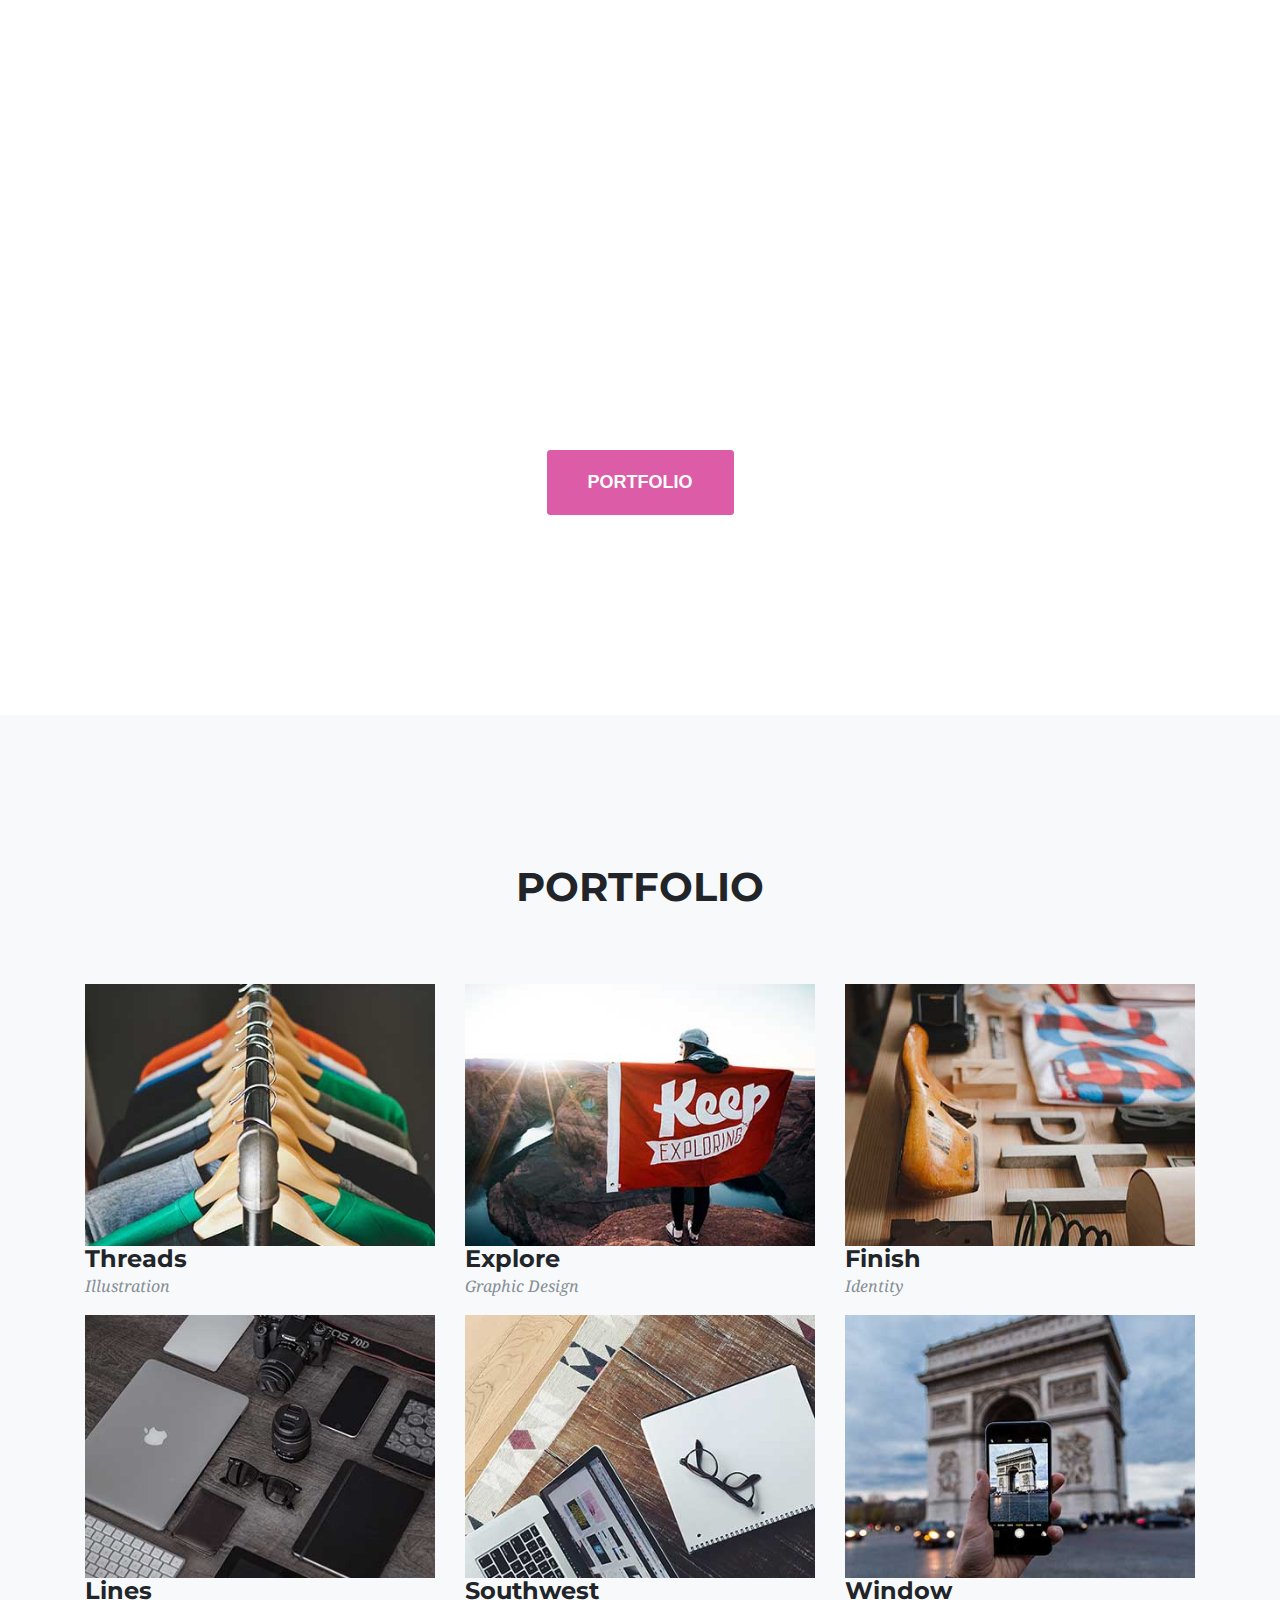
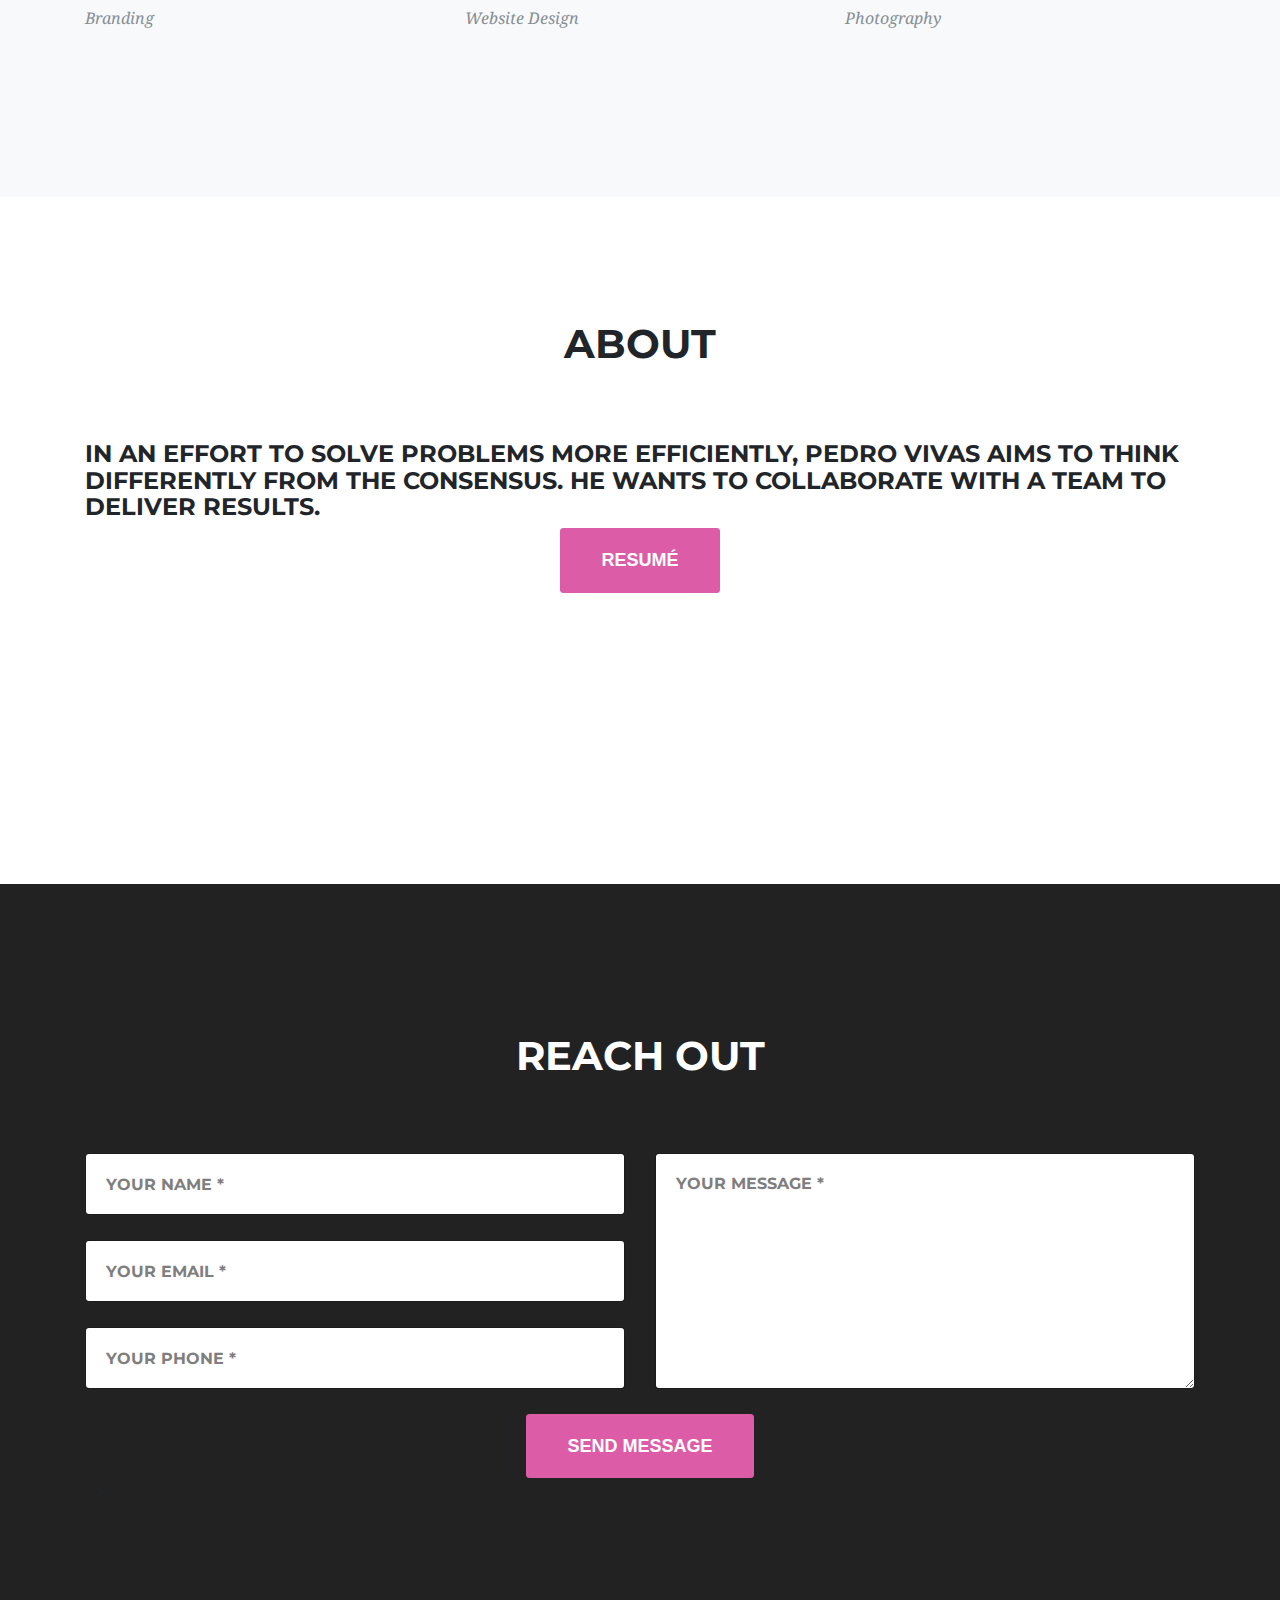
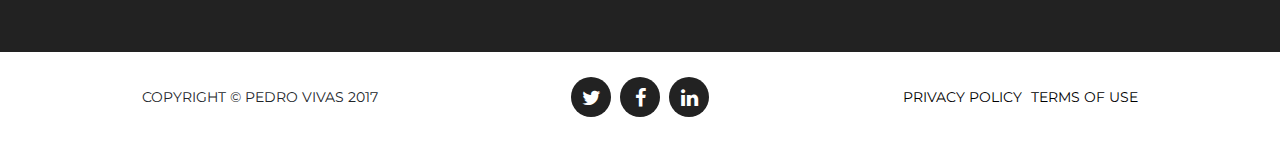
<file: index.html>
<!DOCTYPE html>
<html lang="en">

  <head>

    <meta charset="utf-8">
    <meta name="viewport" content="width=device-width, initial-scale=1, shrink-to-fit=no">
    <meta name="description" content="">
    <meta name="author" content="">

    <title>App Designer</title>

    <!-- Bootstrap core CSS -->
    <link href="vendor/bootstrap/css/bootstrap.min.css" rel="stylesheet">

    <!-- Custom fonts for this template -->
    <link href="vendor/font-awesome/css/font-awesome.min.css" rel="stylesheet" type="text/css">
    <link href="https://fonts.googleapis.com/css?family=Montserrat:400,700" rel="stylesheet" type="text/css">
    <link href='https://fonts.googleapis.com/css?family=Kaushan+Script' rel='stylesheet' type='text/css'>
    <link href='https://fonts.googleapis.com/css?family=Droid+Serif:400,700,400italic,700italic' rel='stylesheet' type='text/css'>
    <link href='https://fonts.googleapis.com/css?family=Roboto+Slab:400,100,300,700' rel='stylesheet' type='text/css'>

    <!-- Custom styles for this template -->
    <link href="css/agency.css" rel="stylesheet">

  </head>

  <body id="page-top">

    <!-- Navigation -->
    <nav class="navbar navbar-expand-lg navbar-dark fixed-top" id="mainNav">
      <div class="container">
        <a class="navbar-brand js-scroll-trigger" href="#page-top">Think Big.</a>
        <button class="navbar-toggler navbar-toggler-right" type="button" data-toggle="collapse" data-target="#navbarResponsive" aria-controls="navbarResponsive" aria-expanded="false" aria-label="Toggle navigation">
          Menu
          <i class="fa fa-bars"></i>
        </button>
        <div class="collapse navbar-collapse" id="navbarResponsive">
          <ul class="navbar-nav ml-auto">
            <!-- <li class="nav-item">
              <a class="nav-link js-scroll-trigger" href="#services">Services</a>
            </li> -->
            <li class="nav-item">
              <a class="nav-link js-scroll-trigger" href="#portfolio">Portfolio</a>
            </li>
            <li class="nav-item">
              <a class="nav-link js-scroll-trigger" href="#about">About</a>
            </li>
            <!-- <li class="nav-item">
              <a class="nav-link js-scroll-trigger" href="#team">Team</a>
            </li> -->
            <li class="nav-item">
              <a class="nav-link js-scroll-trigger" href="#contact">Contact</a>
            </li>
          </ul>
        </div>
      </div>
    </nav>

    <!-- Header -->
    <header class="masthead">
      <div class="container">
        <div class="intro-text">
          <div class="intro-lead-in"></div>
          <div class="intro-heading">Pedro Vivas</div>
          <a class="btn btn-xl js-scroll-trigger" href="#portfolio">Portfolio</a>
        </div>
      </div>
    </header>

    <!-- Services -->
    <!-- <section id="services">
      <div class="container">
        <div class="row">
          <div class="col-lg-12 text-center">
            <h2 class="section-heading">Services</h2>
            <h3 class="section-subheading text-muted">Lorem ipsum dolor sit amet consectetur.</h3>
          </div>
        </div>
        <div class="row text-center">
          <div class="col-md-4">
            <span class="fa-stack fa-4x">
              <i class="fa fa-circle fa-stack-2x text-primary"></i>
              <i class="fa fa-shopping-cart fa-stack-1x fa-inverse"></i>
            </span>
            <h4 class="service-heading">E-Commerce</h4>
            <p class="text-muted">Lorem ipsum dolor sit amet, consectetur adipisicing elit. Minima maxime quam architecto quo inventore harum ex magni, dicta impedit.</p>
          </div>
          <div class="col-md-4">
            <span class="fa-stack fa-4x">
              <i class="fa fa-circle fa-stack-2x text-primary"></i>
              <i class="fa fa-laptop fa-stack-1x fa-inverse"></i>
            </span>
            <h4 class="service-heading">Responsive Design</h4>
            <p class="text-muted">Lorem ipsum dolor sit amet, consectetur adipisicing elit. Minima maxime quam architecto quo inventore harum ex magni, dicta impedit.</p>
          </div>
          <div class="col-md-4">
            <span class="fa-stack fa-4x">
              <i class="fa fa-circle fa-stack-2x text-primary"></i>
              <i class="fa fa-lock fa-stack-1x fa-inverse"></i>
            </span>
            <h4 class="service-heading">Web Security</h4>
            <p class="text-muted">Lorem ipsum dolor sit amet, consectetur adipisicing elit. Minima maxime quam architecto quo inventore harum ex magni, dicta impedit.</p>
          </div>
        </div>
      </div>
    </section> -->

    <!-- Portfolio Grid -->
    <section class="bg-light" id="portfolio">
      <div class="container">
        <div class="row">
          <div class="col-lg-12 text-center">
            <h2 class="section-heading">Portfolio</h2>
            <h3 class="section-subheading text-muted"></h3>
          </div>
        </div>
        <div class="row">
          <div class="col-md-4 col-sm-6 portfolio-item">
            <a class="portfolio-link" data-toggle="modal" href="#portfolioModal1">
              <div class="portfolio-hover">
                <div class="portfolio-hover-content">
                  <i class="fa fa-plus fa-3x"></i>
                </div>
              </div>
              <img class="img-fluid" src="img/portfolio/01-thumbnail.jpg" alt="">
            </a>
            <div class="portfolio-caption">
              <h4>Threads</h4>
              <p class="text-muted">Illustration</p>
            </div>
          </div>
          <div class="col-md-4 col-sm-6 portfolio-item">
            <a class="portfolio-link" data-toggle="modal" href="#portfolioModal2">
              <div class="portfolio-hover">
                <div class="portfolio-hover-content">
                  <i class="fa fa-plus fa-3x"></i>
                </div>
              </div>
              <img class="img-fluid" src="img/portfolio/02-thumbnail.jpg" alt="">
            </a>
            <div class="portfolio-caption">
              <h4>Explore</h4>
              <p class="text-muted">Graphic Design</p>
            </div>
          </div>
          <div class="col-md-4 col-sm-6 portfolio-item">
            <a class="portfolio-link" data-toggle="modal" href="#portfolioModal3">
              <div class="portfolio-hover">
                <div class="portfolio-hover-content">
                  <i class="fa fa-plus fa-3x"></i>
                </div>
              </div>
              <img class="img-fluid" src="img/portfolio/03-thumbnail.jpg" alt="">
            </a>
            <div class="portfolio-caption">
              <h4>Finish</h4>
              <p class="text-muted">Identity</p>
            </div>
          </div>
          <div class="col-md-4 col-sm-6 portfolio-item">
            <a class="portfolio-link" data-toggle="modal" href="#portfolioModal4">
              <div class="portfolio-hover">
                <div class="portfolio-hover-content">
                  <i class="fa fa-plus fa-3x"></i>
                </div>
              </div>
              <img class="img-fluid" src="img/portfolio/04-thumbnail.jpg" alt="">
            </a>
            <div class="portfolio-caption">
              <h4>Lines</h4>
              <p class="text-muted">Branding</p>
            </div>
          </div>
          <div class="col-md-4 col-sm-6 portfolio-item">
            <a class="portfolio-link" data-toggle="modal" href="#portfolioModal5">
              <div class="portfolio-hover">
                <div class="portfolio-hover-content">
                  <i class="fa fa-plus fa-3x"></i>
                </div>
              </div>
              <img class="img-fluid" src="img/portfolio/05-thumbnail.jpg" alt="">
            </a>
            <div class="portfolio-caption">
              <h4>Southwest</h4>
              <p class="text-muted">Website Design</p>
            </div>
          </div>
          <div class="col-md-4 col-sm-6 portfolio-item">
            <a class="portfolio-link" data-toggle="modal" href="#portfolioModal6">
              <div class="portfolio-hover">
                <div class="portfolio-hover-content">
                  <i class="fa fa-plus fa-3x"></i>
                </div>
              </div>
              <img class="img-fluid" src="img/portfolio/06-thumbnail.jpg" alt="">
            </a>
            <div class="portfolio-caption">
              <h4>Window</h4>
              <p class="text-muted">Photography</p>
            </div>
          </div>
        </div>
      </div>
    </section>

    <!-- About -->
    <section id="about" class="bg-about about-section">
      <div class="container">
        <div class="row">
          <div class="col-lg-12 text-center">
            <h2 class="section-heading padding-bottom: 15px">About</h2>
            <h3 class="section-subheading text-muted"></h3>
          </div>
        </div>
        <h4 class="subheading">
          In an effort to solve problems more efficiently, Pedro Vivas aims to think differently from the consensus. He wants to collaborate with a team to deliver results.
        </h4>
        <div>

        </div>
        <div>

        </div>
        <div style="text-align:center">
        <div class="container">
          <a class="btn btn-xl js-scroll-trigger" href="https://www.dropbox.com/s/qjia0zgfumlc9do/CV.pdf?dl=0">Resumé</a>
        </div>
        </div>
        <!-- <div class="row">
          <div class="col-lg-12">
            <ul class="timeline">
              <li>
                <div class="timeline-image">
                  <img class="rounded-circle img-fluid" src="img/about/1.jpg" alt="">
                </div>
                <div class="timeline-panel">
                  <div class="timeline-heading">
                    <h4>2009-2011</h4>
                    <h4 class="subheading">Our Humble Beginnings</h4>
                  </div>
                  <div class="timeline-body">
                    <p class="text-muted">Lorem ipsum dolor sit amet, consectetur adipisicing elit. Sunt ut voluptatum eius sapiente, totam reiciendis temporibus qui quibusdam, recusandae sit vero unde, sed, incidunt et ea quo dolore laudantium consectetur!</p>
                  </div>
                </div>
              </li>
              <li class="timeline-inverted">
                <div class="timeline-image">
                  <img class="rounded-circle img-fluid" src="img/about/2.jpg" alt="">
                </div>
                <div class="timeline-panel">
                  <div class="timeline-heading">
                    <h4>March 2011</h4>
                    <h4 class="subheading">An Agency is Born</h4>
                  </div>
                  <div class="timeline-body">
                    <p class="text-muted">Lorem ipsum dolor sit amet, consectetur adipisicing elit. Sunt ut voluptatum eius sapiente, totam reiciendis temporibus qui quibusdam, recusandae sit vero unde, sed, incidunt et ea quo dolore laudantium consectetur!</p>
                  </div>
                </div>
              </li>
              <li>
                <div class="timeline-image">
                  <img class="rounded-circle img-fluid" src="img/about/3.jpg" alt="">
                </div>
                <div class="timeline-panel">
                  <div class="timeline-heading">
                    <h4>December 2012</h4>
                    <h4 class="subheading">Transition to Full Service</h4>
                  </div>
                  <div class="timeline-body">
                    <p class="text-muted">Lorem ipsum dolor sit amet, consectetur adipisicing elit. Sunt ut voluptatum eius sapiente, totam reiciendis temporibus qui quibusdam, recusandae sit vero unde, sed, incidunt et ea quo dolore laudantium consectetur!</p>
                  </div>
                </div>
              </li>
              <li class="timeline-inverted">
                <div class="timeline-image">
                  <img class="rounded-circle img-fluid" src="img/about/4.jpg" alt="">
                </div>
                <div class="timeline-panel">
                  <div class="timeline-heading">
                    <h4>July 2014</h4>
                    <h4 class="subheading">Phase Two Expansion</h4>
                  </div>
                  <div class="timeline-body">
                    <p class="text-muted">Lorem ipsum dolor sit amet, consectetur adipisicing elit. Sunt ut voluptatum eius sapiente, totam reiciendis temporibus qui quibusdam, recusandae sit vero unde, sed, incidunt et ea quo dolore laudantium consectetur!</p>
                  </div>
                </div>
              </li>
              <li class="timeline-inverted">
                <div class="timeline-image">
                  <h4>Be Part
                    <br>Of Our
                    <br>Story!</h4>
                </div>
              </li>
            </ul>
          </div>
        </div>
      </div> -->
    </section>

    <!-- Team -->
    <!-- <section class="bg-light" id="team"> -->
      <!-- <div class="container">
        <div class="row">
          <div class="col-lg-12 text-center">
            <h2 class="section-heading">Our Amazing Team</h2>
            <h3 class="section-subheading text-muted">Lorem ipsum dolor sit amet consectetur.</h3>
          </div>
        </div>
        <div class="row">
          <div class="col-sm-4">
            <div class="team-member">
              <img class="mx-auto rounded-circle" src="img/team/1.jpg" alt="">
              <h4>Kay Garland</h4>
              <p class="text-muted">Lead Designer</p>
              <ul class="list-inline social-buttons">
                <li class="list-inline-item">
                  <a href="#">
                    <i class="fa fa-twitter"></i>
                  </a>
                </li>
                <li class="list-inline-item">
                  <a href="#">
                    <i class="fa fa-facebook"></i>
                  </a>
                </li>
                <li class="list-inline-item">
                  <a href="#">
                    <i class="fa fa-linkedin"></i>
                  </a>
                </li>
              </ul>
            </div>
          </div>
          <div class="col-sm-4">
            <div class="team-member">
              <img class="mx-auto rounded-circle" src="img/team/2.jpg" alt="">
              <h4>Larry Parker</h4>
              <p class="text-muted">Lead Marketer</p>
              <ul class="list-inline social-buttons">
                <li class="list-inline-item">
                  <a href="#">
                    <i class="fa fa-twitter"></i>
                  </a>
                </li>
                <li class="list-inline-item">
                  <a href="#">
                    <i class="fa fa-facebook"></i>
                  </a>
                </li>
                <li class="list-inline-item">
                  <a href="#">
                    <i class="fa fa-linkedin"></i>
                  </a>
                </li>
              </ul>
            </div>
          </div>
          <div class="col-sm-4">
            <div class="team-member">
              <img class="mx-auto rounded-circle" src="img/team/3.jpg" alt="">
              <h4>Diana Pertersen</h4>
              <p class="text-muted">Lead Developer</p>
              <ul class="list-inline social-buttons">
                <li class="list-inline-item">
                  <a href="#">
                    <i class="fa fa-twitter"></i>
                  </a>
                </li>
                <li class="list-inline-item">
                  <a href="#">
                    <i class="fa fa-facebook"></i>
                  </a>
                </li>
                <li class="list-inline-item">
                  <a href="#">
                    <i class="fa fa-linkedin"></i>
                  </a>
                </li>
              </ul>
            </div>
          </div>
        </div>
        <div class="row">
          <div class="col-lg-8 mx-auto text-center">
            <p class="large text-muted">Lorem ipsum dolor sit amet, consectetur adipisicing elit. Aut eaque, laboriosam veritatis, quos non quis ad perspiciatis, totam corporis ea, alias ut unde.</p>
          </div>
        </div>
      </div>
    </section> -->

    <!-- Clients -->
    <!-- <section class="py-5"> -->
      <!-- <div class="container">
        <div class="row">
          <div class="col-md-3 col-sm-6">
            <a href="#">
              <img class="img-fluid d-block mx-auto" src="img/logos/envato.jpg" alt="">
            </a>
          </div>
          <div class="col-md-3 col-sm-6">
            <a href="#">
              <img class="img-fluid d-block mx-auto" src="img/logos/designmodo.jpg" alt="">
            </a>
          </div>
          <div class="col-md-3 col-sm-6">
            <a href="#">
              <img class="img-fluid d-block mx-auto" src="img/logos/themeforest.jpg" alt="">
            </a>
          </div>
          <div class="col-md-3 col-sm-6">
            <a href="#">
              <img class="img-fluid d-block mx-auto" src="img/logos/creative-market.jpg" alt="">
            </a>
          </div>
        </div>
      </div>
    </section> -->

    <!-- Contact -->
    <section id="contact">
      <div class="container">
        <div class="row">
          <div class="col-lg-12 text-center">
            <h2 class="section-heading">Reach Out</h2>
            <h3 class="section-subheading text-muted"></h3>
          </div>
        </div>
        <div class="row">
          <div class="col-lg-12">
            <form id="contactForm" name="sentMessage" novalidate>
              <div class="row">
                <div class="col-md-6">
                  <div class="form-group">
                    <input class="form-control" id="name" type="text" placeholder="Your Name *" required data-validation-required-message="Please enter your name.">
                    <p class="help-block text-danger"></p>
                  </div>
                  <div class="form-group">
                    <input class="form-control" id="email" type="email" placeholder="Your Email *" required data-validation-required-message="Please enter your email address.">
                    <p class="help-block text-danger"></p>
                  </div>
                  <div class="form-group">
                    <input class="form-control" id="phone" type="tel" placeholder="Your Phone *" required data-validation-required-message="Please enter your phone number.">
                    <p class="help-block text-danger"></p>
                  </div>
                </div>
                <div class="col-md-6">
                  <div class="form-group">
                    <textarea class="form-control" id="message" placeholder="Your Message *" required data-validation-required-message="Please enter a message."></textarea>
                    <p class="help-block text-danger"></p>
                  </div>
                </div>
                <div class="clearfix"></div>
                <div class="col-lg-12 text-center">
                  <div id="success"></div>
                  <button id="sendMessageButton" class="btn btn-xl" type="submit">Send Message</button>
                </div>
              </div>
            </form>
          </div>
        </div> -->
      <!-- </div> -->
    </section>

    <!-- Footer -->
    <footer>
      <div class="container">
        <div class="row">
          <div class="col-md-4">
            <span class="copyright">Copyright &copy; Pedro Vivas 2017</span>
          </div>
          <div class="col-md-4">
            <ul class="list-inline social-buttons">
              <li class="list-inline-item">
                <a href="#">
                  <i class="fa fa-twitter"></i>
                </a>
              </li>
              <li class="list-inline-item">
                <a href="#">
                  <i class="fa fa-facebook"></i>
                </a>
              </li>
              <li class="list-inline-item">
                <a href="#">
                  <i class="fa fa-linkedin"></i>
                </a>
              </li>
            </ul>
          </div>
          <div class="col-md-4">
            <ul class="list-inline quicklinks">
              <li class="list-inline-item">
                <a href="#">Privacy Policy</a>
              </li>
              <li class="list-inline-item">
                <a href="#">Terms of Use</a>
              </li>
            </ul>
          </div>
        </div>
      </div>
    </footer>

    <!-- Portfolio Modals -->

    <!-- Modal 1 -->
    <div class="portfolio-modal modal fade" id="portfolioModal1" tabindex="-1" role="dialog" aria-hidden="true">
      <div class="modal-dialog">
        <div class="modal-content">
          <div class="close-modal" data-dismiss="modal">
            <div class="lr">
              <div class="rl"></div>
            </div>
          </div>
          <div class="container">
            <div class="row">
              <div class="col-lg-8 mx-auto">
                <div class="modal-body">
                  <!-- Project Details Go Here -->
                  <h2>Project Name</h2>
                  <p class="item-intro text-muted">Lorem ipsum dolor sit amet consectetur.</p>
                  <img class="img-fluid d-block mx-auto" src="img/portfolio/01-full.jpg" alt="">
                  <p>Use this area to describe your project. Lorem ipsum dolor sit amet, consectetur adipisicing elit. Est blanditiis dolorem culpa incidunt minus dignissimos deserunt repellat aperiam quasi sunt officia expedita beatae cupiditate, maiores repudiandae, nostrum, reiciendis facere nemo!</p>
                  <ul class="list-inline">
                    <li>Date: January 2017</li>
                    <li>Client: Threads</li>
                    <li>Category: Illustration</li>
                  </ul>
                  <button class="btn btn-primary" data-dismiss="modal" type="button">
                    <i class="fa fa-times"></i>
                    Close Project</button>
                </div>
              </div>
            </div>
          </div>
        </div>
      </div>
    </div>

    <!-- Modal 2 -->
    <div class="portfolio-modal modal fade" id="portfolioModal2" tabindex="-1" role="dialog" aria-hidden="true">
      <div class="modal-dialog">
        <div class="modal-content">
          <div class="close-modal" data-dismiss="modal">
            <div class="lr">
              <div class="rl"></div>
            </div>
          </div>
          <div class="container">
            <div class="row">
              <div class="col-lg-8 mx-auto">
                <div class="modal-body">
                  <!-- Project Details Go Here -->
                  <h2>Project Name</h2>
                  <p class="item-intro text-muted">Lorem ipsum dolor sit amet consectetur.</p>
                  <img class="img-fluid d-block mx-auto" src="img/portfolio/02-full.jpg" alt="">
                  <p>Use this area to describe your project. Lorem ipsum dolor sit amet, consectetur adipisicing elit. Est blanditiis dolorem culpa incidunt minus dignissimos deserunt repellat aperiam quasi sunt officia expedita beatae cupiditate, maiores repudiandae, nostrum, reiciendis facere nemo!</p>
                  <ul class="list-inline">
                    <li>Date: January 2017</li>
                    <li>Client: Explore</li>
                    <li>Category: Graphic Design</li>
                  </ul>
                  <button class="btn btn-primary" data-dismiss="modal" type="button">
                    <i class="fa fa-times"></i>
                    Close Project</button>
                </div>
              </div>
            </div>
          </div>
        </div>
      </div>
    </div>

    <!-- Modal 3 -->
    <div class="portfolio-modal modal fade" id="portfolioModal3" tabindex="-1" role="dialog" aria-hidden="true">
      <div class="modal-dialog">
        <div class="modal-content">
          <div class="close-modal" data-dismiss="modal">
            <div class="lr">
              <div class="rl"></div>
            </div>
          </div>
          <div class="container">
            <div class="row">
              <div class="col-lg-8 mx-auto">
                <div class="modal-body">
                  <!-- Project Details Go Here -->
                  <h2>Project Name</h2>
                  <p class="item-intro text-muted">Lorem ipsum dolor sit amet consectetur.</p>
                  <img class="img-fluid d-block mx-auto" src="img/portfolio/03-full.jpg" alt="">
                  <p>Use this area to describe your project. Lorem ipsum dolor sit amet, consectetur adipisicing elit. Est blanditiis dolorem culpa incidunt minus dignissimos deserunt repellat aperiam quasi sunt officia expedita beatae cupiditate, maiores repudiandae, nostrum, reiciendis facere nemo!</p>
                  <ul class="list-inline">
                    <li>Date: January 2017</li>
                    <li>Client: Finish</li>
                    <li>Category: Identity</li>
                  </ul>
                  <button class="btn btn-primary" data-dismiss="modal" type="button">
                    <i class="fa fa-times"></i>
                    Close Project</button>
                </div>
              </div>
            </div>
          </div>
        </div>
      </div>
    </div>

    <!-- Modal 4 -->
    <div class="portfolio-modal modal fade" id="portfolioModal4" tabindex="-1" role="dialog" aria-hidden="true">
      <div class="modal-dialog">
        <div class="modal-content">
          <div class="close-modal" data-dismiss="modal">
            <div class="lr">
              <div class="rl"></div>
            </div>
          </div>
          <div class="container">
            <div class="row">
              <div class="col-lg-8 mx-auto">
                <div class="modal-body">
                  <!-- Project Details Go Here -->
                  <h2>Project Name</h2>
                  <p class="item-intro text-muted">Lorem ipsum dolor sit amet consectetur.</p>
                  <img class="img-fluid d-block mx-auto" src="img/portfolio/04-full.jpg" alt="">
                  <p>Use this area to describe your project. Lorem ipsum dolor sit amet, consectetur adipisicing elit. Est blanditiis dolorem culpa incidunt minus dignissimos deserunt repellat aperiam quasi sunt officia expedita beatae cupiditate, maiores repudiandae, nostrum, reiciendis facere nemo!</p>
                  <ul class="list-inline">
                    <li>Date: January 2017</li>
                    <li>Client: Lines</li>
                    <li>Category: Branding</li>
                  </ul>
                  <button class="btn btn-primary" data-dismiss="modal" type="button">
                    <i class="fa fa-times"></i>
                    Close Project</button>
                </div>
              </div>
            </div>
          </div>
        </div>
      </div>
    </div>

    <!-- Modal 5 -->
    <div class="portfolio-modal modal fade" id="portfolioModal5" tabindex="-1" role="dialog" aria-hidden="true">
      <div class="modal-dialog">
        <div class="modal-content">
          <div class="close-modal" data-dismiss="modal">
            <div class="lr">
              <div class="rl"></div>
            </div>
          </div>
          <div class="container">
            <div class="row">
              <div class="col-lg-8 mx-auto">
                <div class="modal-body">
                  <!-- Project Details Go Here -->
                  <h2>Project Name</h2>
                  <p class="item-intro text-muted">Lorem ipsum dolor sit amet consectetur.</p>
                  <img class="img-fluid d-block mx-auto" src="img/portfolio/05-full.jpg" alt="">
                  <p>Use this area to describe your project. Lorem ipsum dolor sit amet, consectetur adipisicing elit. Est blanditiis dolorem culpa incidunt minus dignissimos deserunt repellat aperiam quasi sunt officia expedita beatae cupiditate, maiores repudiandae, nostrum, reiciendis facere nemo!</p>
                  <ul class="list-inline">
                    <li>Date: January 2017</li>
                    <li>Client: Southwest</li>
                    <li>Category: Website Design</li>
                  </ul>
                  <button class="btn btn-primary" data-dismiss="modal" type="button">
                    <i class="fa fa-times"></i>
                    Close Project</button>
                </div>
              </div>
            </div>
          </div>
        </div>
      </div>
    </div>

    <!-- Modal 6 -->
    <div class="portfolio-modal modal fade" id="portfolioModal6" tabindex="-1" role="dialog" aria-hidden="true">
      <div class="modal-dialog">
        <div class="modal-content">
          <div class="close-modal" data-dismiss="modal">
            <div class="lr">
              <div class="rl"></div>
            </div>
          </div>
          <div class="container">
            <div class="row">
              <div class="col-lg-8 mx-auto">
                <div class="modal-body">
                  <!-- Project Details Go Here -->
                  <h2>Project Name</h2>
                  <p class="item-intro text-muted">Lorem ipsum dolor sit amet consectetur.</p>
                  <img class="img-fluid d-block mx-auto" src="img/portfolio/06-full.jpg" alt="">
                  <p>Use this area to describe your project. Lorem ipsum dolor sit amet, consectetur adipisicing elit. Est blanditiis dolorem culpa incidunt minus dignissimos deserunt repellat aperiam quasi sunt officia expedita beatae cupiditate, maiores repudiandae, nostrum, reiciendis facere nemo!</p>
                  <ul class="list-inline">
                    <li>Date: January 2017</li>
                    <li>Client: Window</li>
                    <li>Category: Photography</li>
                  </ul>
                  <button class="btn btn-primary" data-dismiss="modal" type="button">
                    <i class="fa fa-times"></i>
                    Close Project</button>
                </div>
              </div>
            </div>
          </div>
        </div>
      </div>
    </div>

    <!-- Bootstrap core JavaScript -->
    <script src="vendor/jquery/jquery.min.js"></script>
    <script src="vendor/popper/popper.min.js"></script>
    <script src="vendor/bootstrap/js/bootstrap.min.js"></script>

    <!-- Plugin JavaScript -->
    <script src="vendor/jquery-easing/jquery.easing.min.js"></script>

    <!-- Contact form JavaScript -->
    <script src="js/jqBootstrapValidation.js"></script>
    <script src="js/contact_me.js"></script>

    <!-- Custom scripts for this template -->
    <script src="js/agency.min.js"></script>

  </body>

</html>
</file>
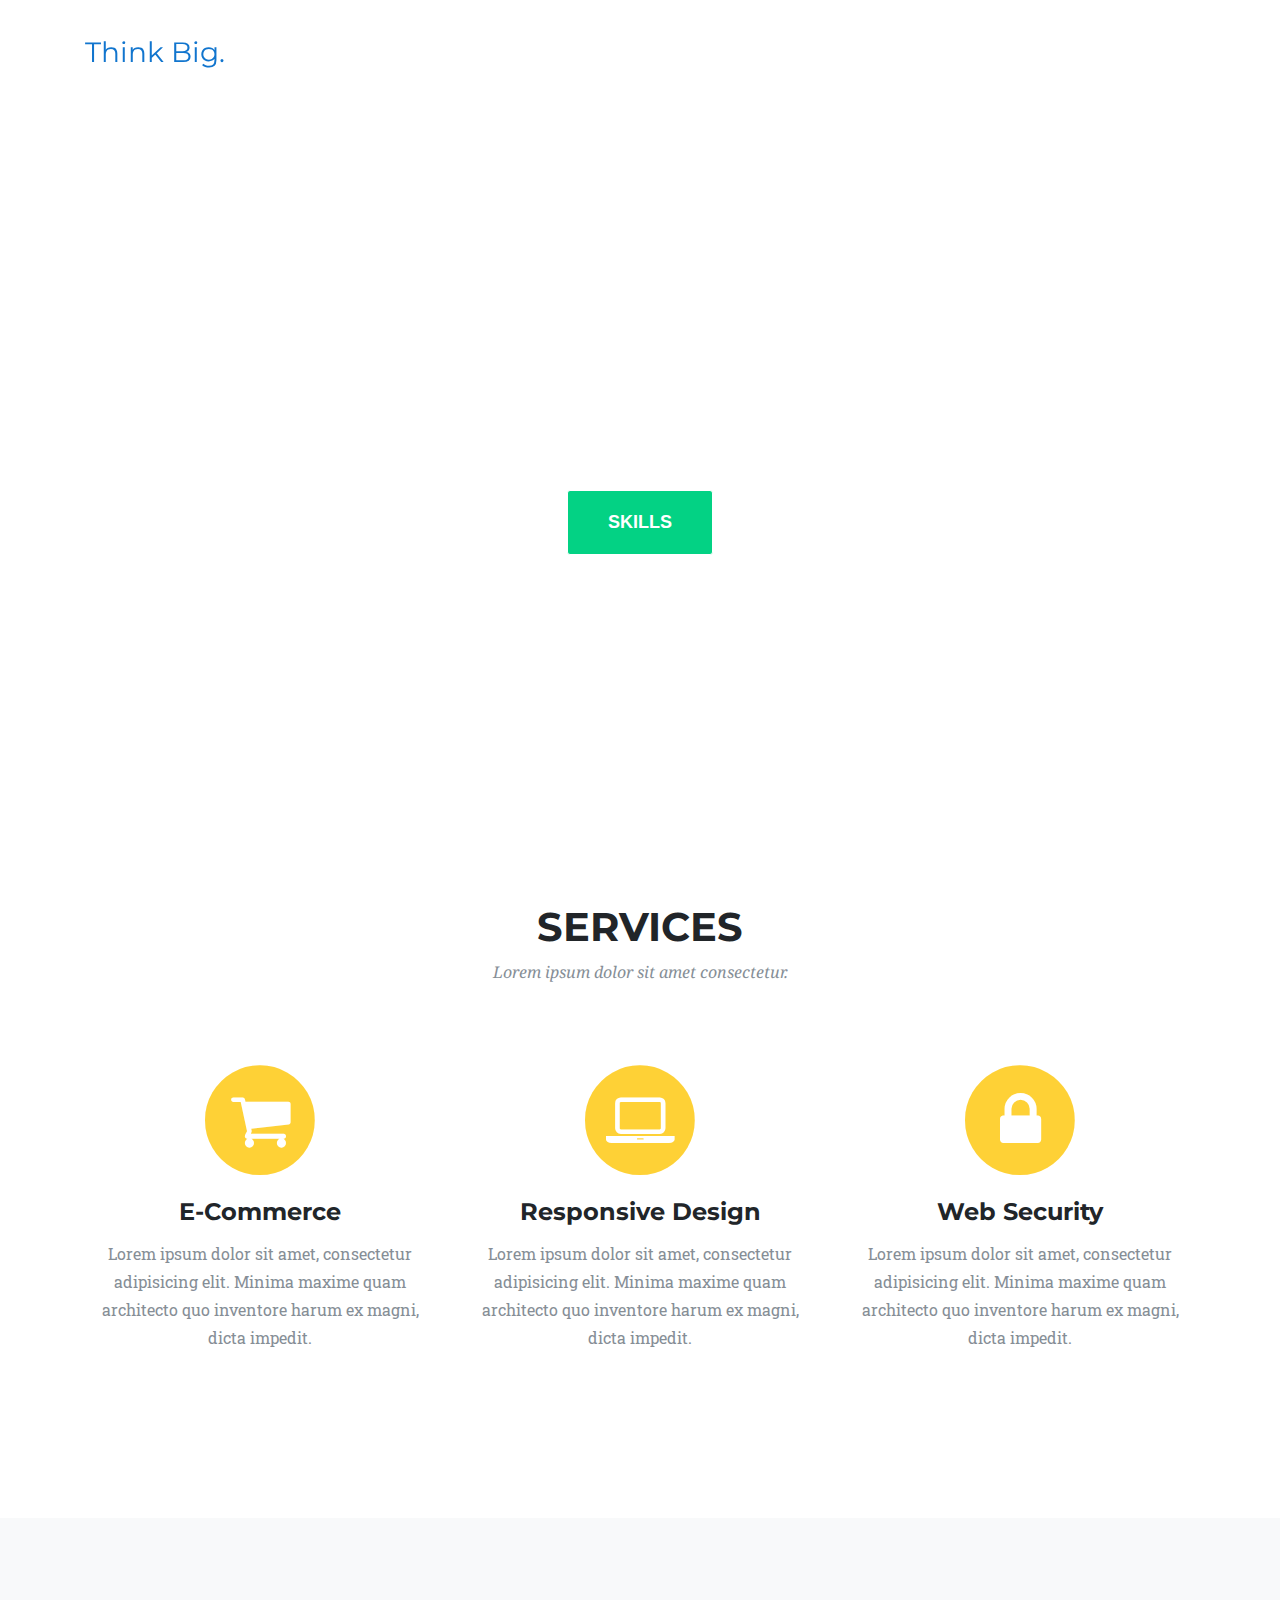
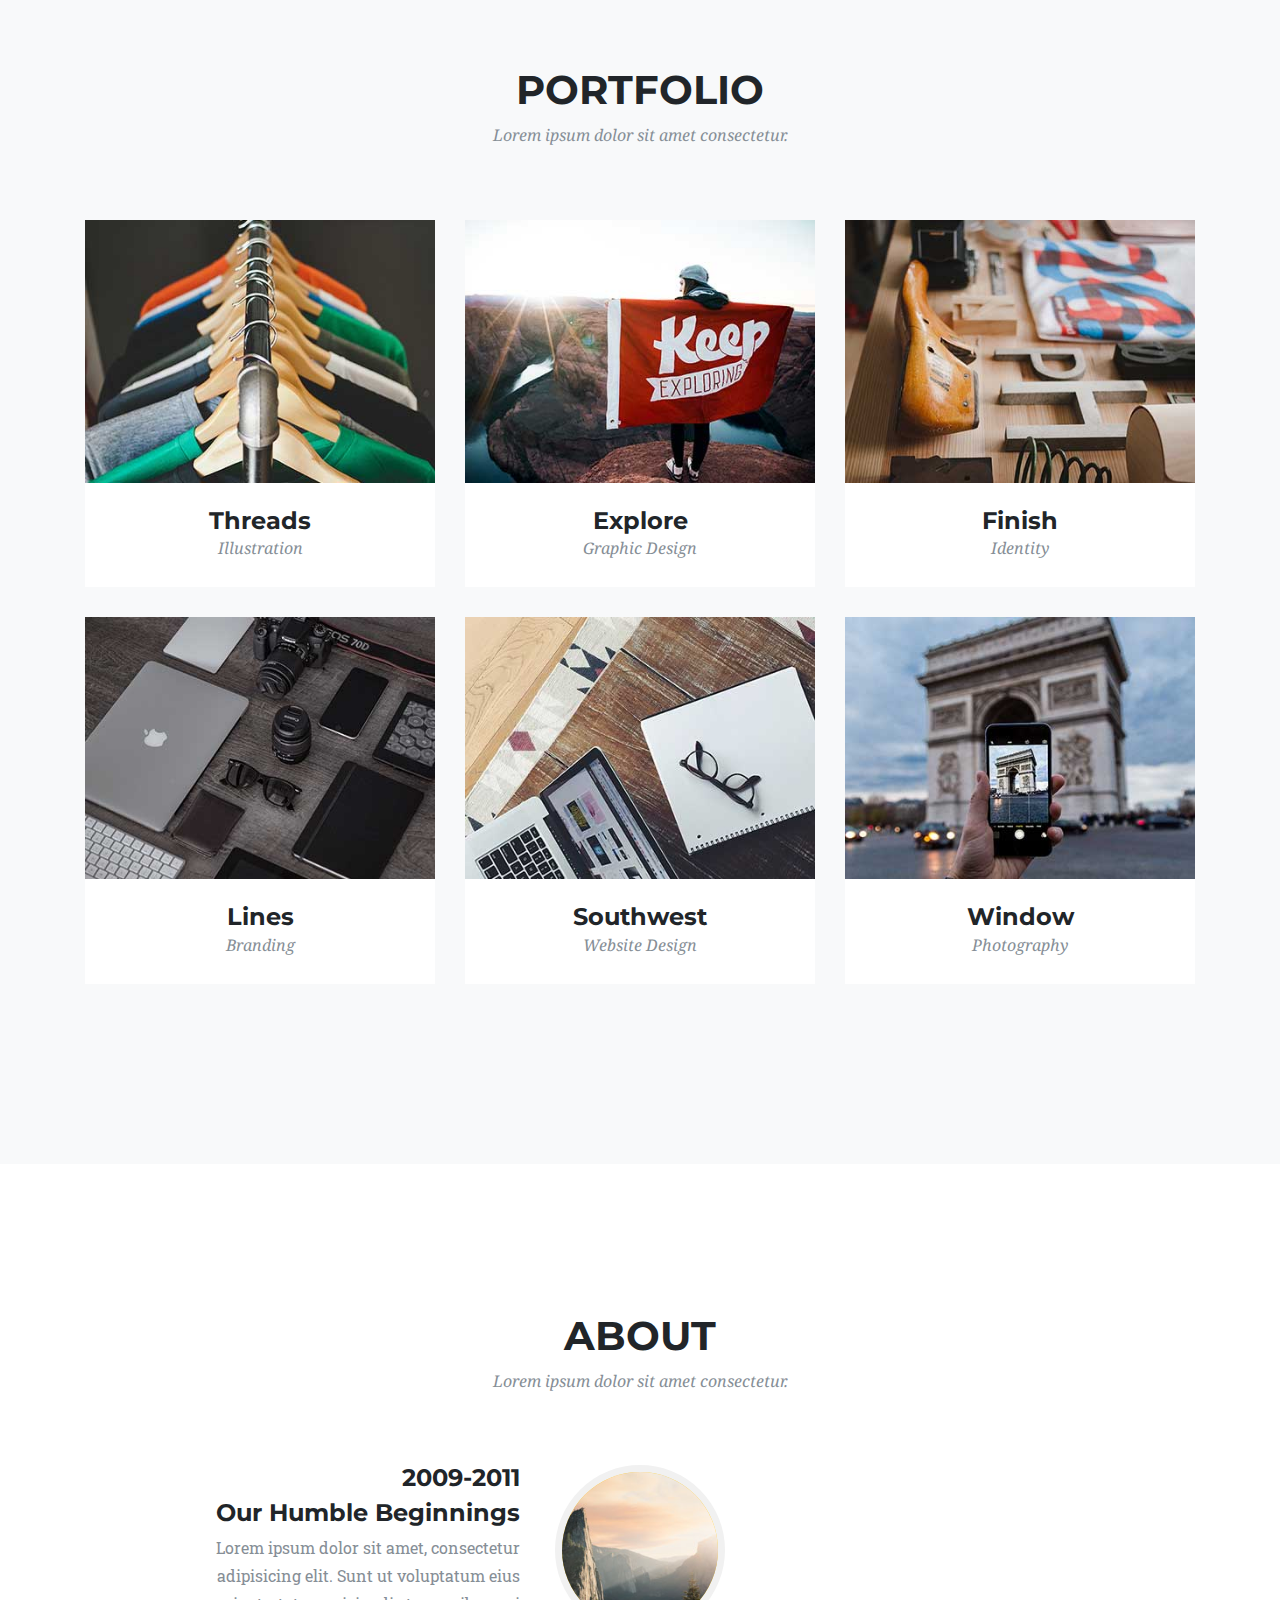
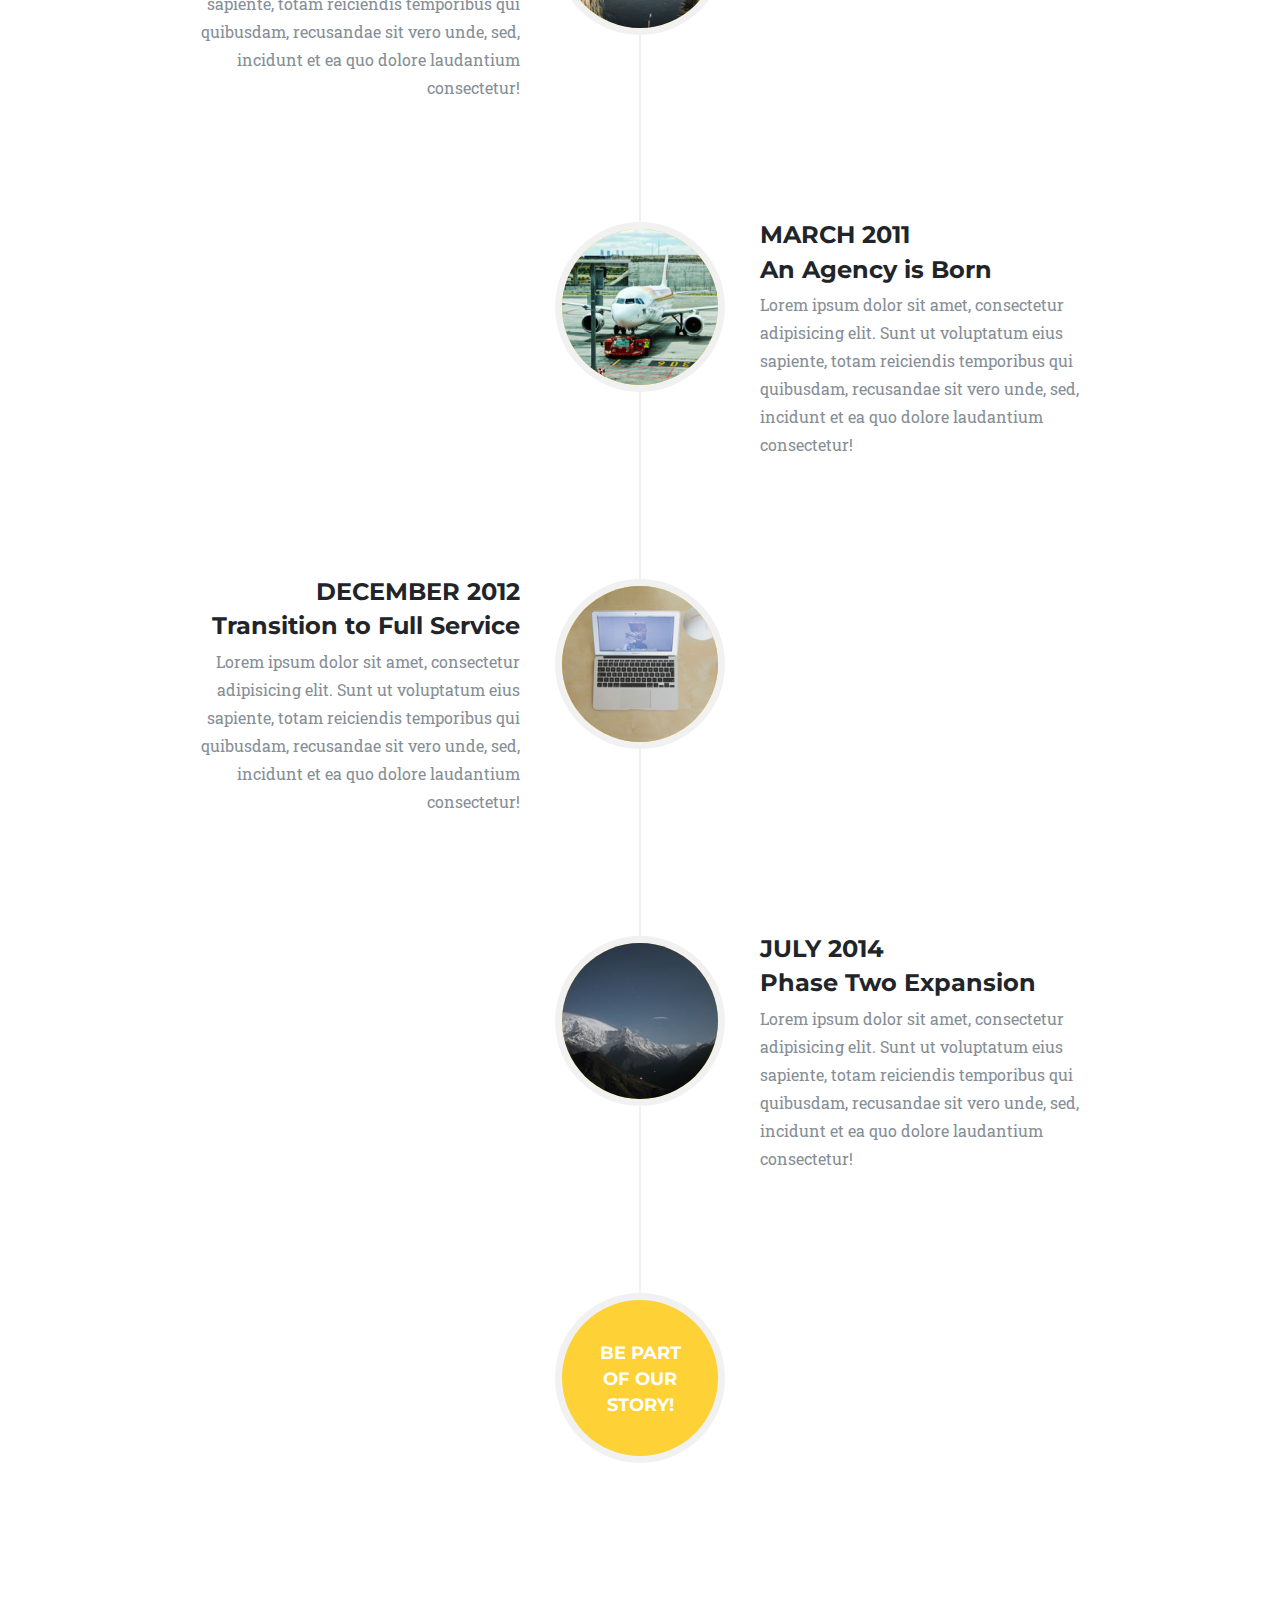
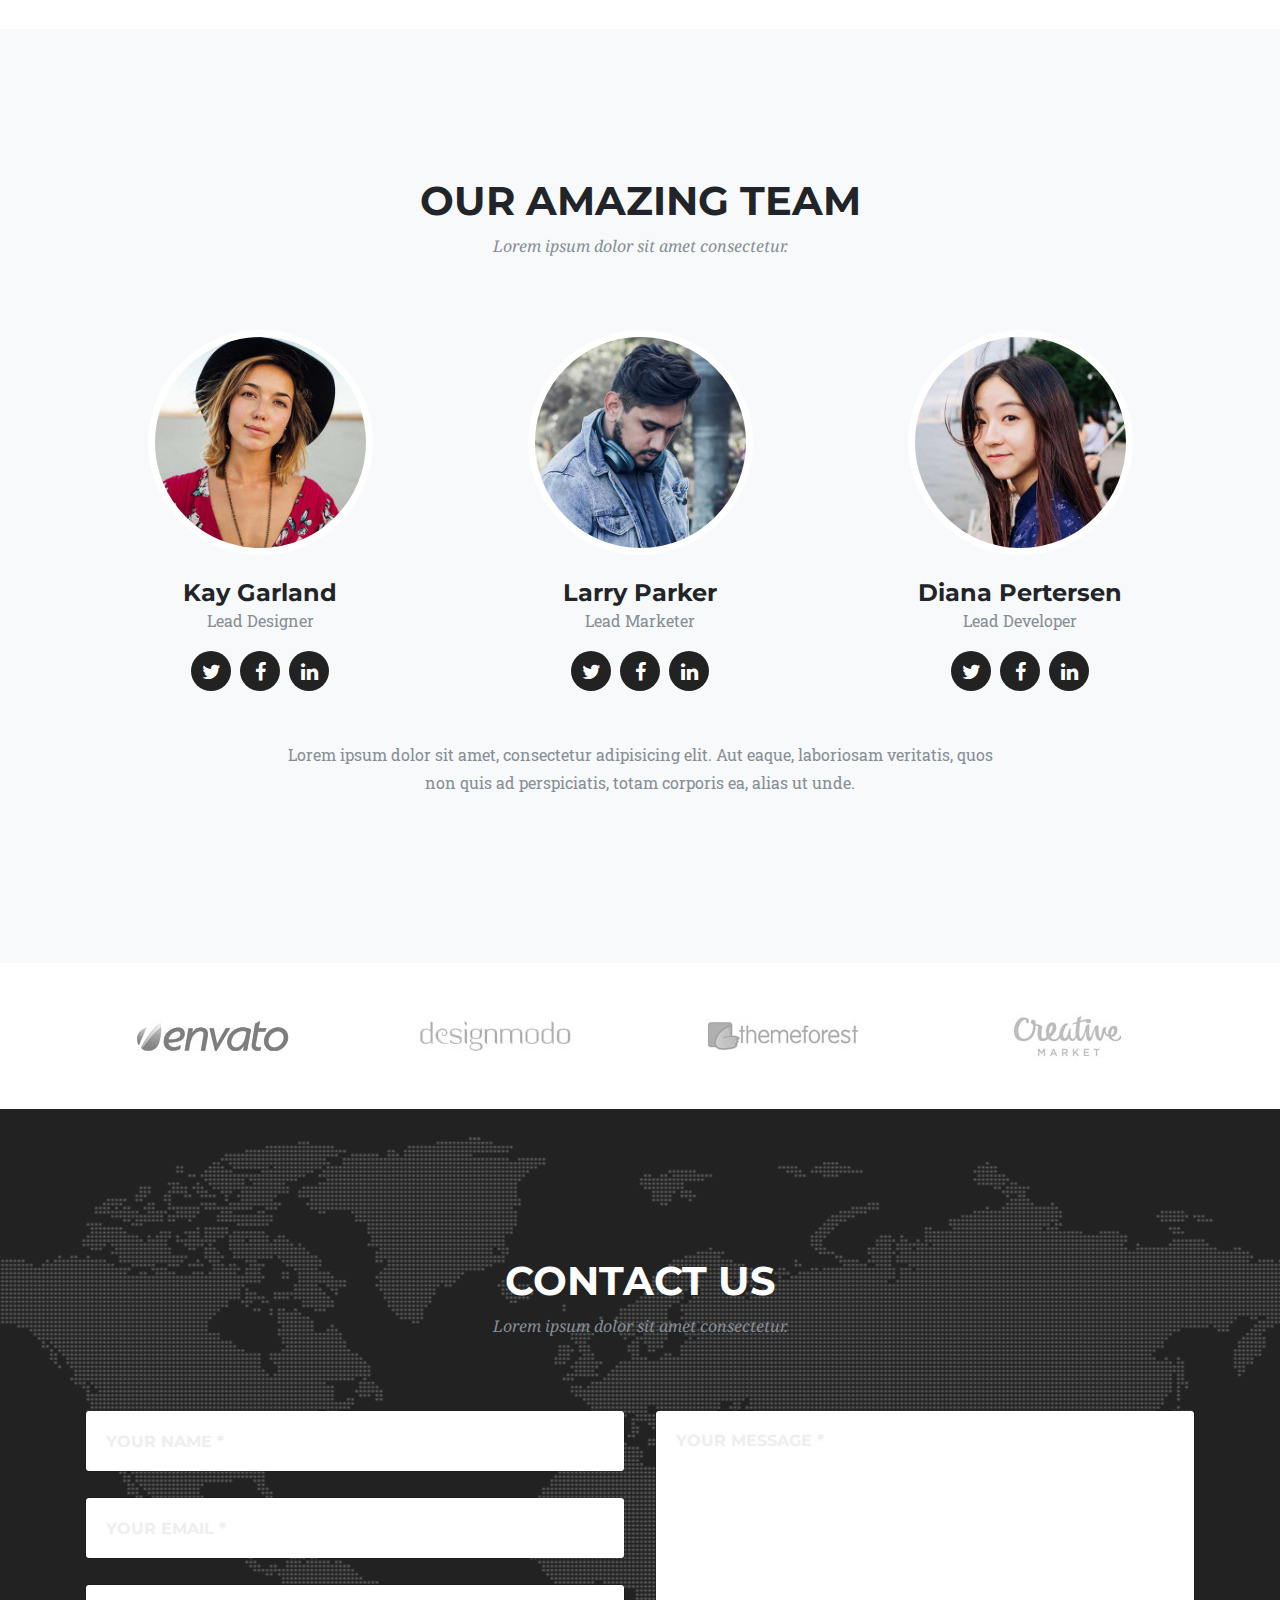
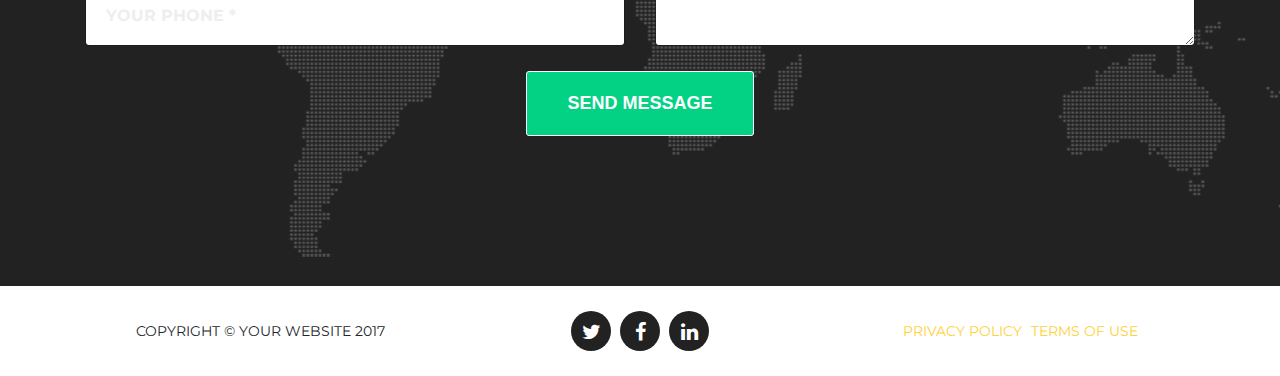
<file: startbootstrap-agency-gh-pages/index.html>
<!DOCTYPE html>
<html lang="en">

  <head>

    <meta charset="utf-8">
    <meta name="viewport" content="width=device-width, initial-scale=1, shrink-to-fit=no">
    <meta name="description" content="">
    <meta name="author" content="">

    <title>Agency - Start Bootstrap Theme</title>

    <!-- Bootstrap core CSS -->
    <link href="vendor/bootstrap/css/bootstrap.min.css" rel="stylesheet">

    <!-- Custom fonts for this template -->
    <link href="vendor/font-awesome/css/font-awesome.min.css" rel="stylesheet" type="text/css">
    <link href="https://fonts.googleapis.com/css?family=Montserrat:400,700" rel="stylesheet" type="text/css">
    <link href='https://fonts.googleapis.com/css?family=Kaushan+Script' rel='stylesheet' type='text/css'>
    <link href='https://fonts.googleapis.com/css?family=Droid+Serif:400,700,400italic,700italic' rel='stylesheet' type='text/css'>
    <link href='https://fonts.googleapis.com/css?family=Roboto+Slab:400,100,300,700' rel='stylesheet' type='text/css'>

    <!-- Custom styles for this template -->
    <link href="css/agency.css" rel="stylesheet">

  </head>

  <body id="page-top">

    <!-- Navigation -->
    <nav class="navbar navbar-expand-lg navbar-dark fixed-top" id="mainNav">
      <div class="container">
        <a class="navbar-brand js-scroll-trigger" href="#page-top">Think Big.</a>
        <button class="navbar-toggler navbar-toggler-right" type="button" data-toggle="collapse" data-target="#navbarResponsive" aria-controls="navbarResponsive" aria-expanded="false" aria-label="Toggle navigation">
          Menu
          <i class="fa fa-bars"></i>
        </button>
        <div class="collapse navbar-collapse" id="navbarResponsive">
          <ul class="navbar-nav ml-auto">
            <li class="nav-item">
              <a class="nav-link js-scroll-trigger" href="#services">Services</a>
            </li>
            <li class="nav-item">
              <a class="nav-link js-scroll-trigger" href="#portfolio">Portfolio</a>
            </li>
            <li class="nav-item">
              <a class="nav-link js-scroll-trigger" href="#about">About</a>
            </li>
            <li class="nav-item">
              <a class="nav-link js-scroll-trigger" href="#team">Team</a>
            </li>
            <li class="nav-item">
              <a class="nav-link js-scroll-trigger" href="#contact">Contact</a>
            </li>
          </ul>
        </div>
      </div>
    </nav>

    <!-- Header -->
    <header class="masthead">
      <div class="container">
        <div class="intro-text">
          <div class="intro-lead-in">Salutations!</div>
          <div class="intro-heading">I'm Pedro Vivas</div>
          <a class="btn btn-xl js-scroll-trigger" href="#services">Skills</a>
        </div>
      </div>
    </header>

    <!-- Services -->
    <section id="services">
      <div class="container">
        <div class="row">
          <div class="col-lg-12 text-center">
            <h2 class="section-heading">Services</h2>
            <h3 class="section-subheading text-muted">Lorem ipsum dolor sit amet consectetur.</h3>
          </div>
        </div>
        <div class="row text-center">
          <div class="col-md-4">
            <span class="fa-stack fa-4x">
              <i class="fa fa-circle fa-stack-2x text-primary"></i>
              <i class="fa fa-shopping-cart fa-stack-1x fa-inverse"></i>
            </span>
            <h4 class="service-heading">E-Commerce</h4>
            <p class="text-muted">Lorem ipsum dolor sit amet, consectetur adipisicing elit. Minima maxime quam architecto quo inventore harum ex magni, dicta impedit.</p>
          </div>
          <div class="col-md-4">
            <span class="fa-stack fa-4x">
              <i class="fa fa-circle fa-stack-2x text-primary"></i>
              <i class="fa fa-laptop fa-stack-1x fa-inverse"></i>
            </span>
            <h4 class="service-heading">Responsive Design</h4>
            <p class="text-muted">Lorem ipsum dolor sit amet, consectetur adipisicing elit. Minima maxime quam architecto quo inventore harum ex magni, dicta impedit.</p>
          </div>
          <div class="col-md-4">
            <span class="fa-stack fa-4x">
              <i class="fa fa-circle fa-stack-2x text-primary"></i>
              <i class="fa fa-lock fa-stack-1x fa-inverse"></i>
            </span>
            <h4 class="service-heading">Web Security</h4>
            <p class="text-muted">Lorem ipsum dolor sit amet, consectetur adipisicing elit. Minima maxime quam architecto quo inventore harum ex magni, dicta impedit.</p>
          </div>
        </div>
      </div>
    </section>

    <!-- Portfolio Grid -->
    <section class="bg-light" id="portfolio">
      <div class="container">
        <div class="row">
          <div class="col-lg-12 text-center">
            <h2 class="section-heading">Portfolio</h2>
            <h3 class="section-subheading text-muted">Lorem ipsum dolor sit amet consectetur.</h3>
          </div>
        </div>
        <div class="row">
          <div class="col-md-4 col-sm-6 portfolio-item">
            <a class="portfolio-link" data-toggle="modal" href="#portfolioModal1">
              <div class="portfolio-hover">
                <div class="portfolio-hover-content">
                  <i class="fa fa-plus fa-3x"></i>
                </div>
              </div>
              <img class="img-fluid" src="img/portfolio/01-thumbnail.jpg" alt="">
            </a>
            <div class="portfolio-caption">
              <h4>Threads</h4>
              <p class="text-muted">Illustration</p>
            </div>
          </div>
          <div class="col-md-4 col-sm-6 portfolio-item">
            <a class="portfolio-link" data-toggle="modal" href="#portfolioModal2">
              <div class="portfolio-hover">
                <div class="portfolio-hover-content">
                  <i class="fa fa-plus fa-3x"></i>
                </div>
              </div>
              <img class="img-fluid" src="img/portfolio/02-thumbnail.jpg" alt="">
            </a>
            <div class="portfolio-caption">
              <h4>Explore</h4>
              <p class="text-muted">Graphic Design</p>
            </div>
          </div>
          <div class="col-md-4 col-sm-6 portfolio-item">
            <a class="portfolio-link" data-toggle="modal" href="#portfolioModal3">
              <div class="portfolio-hover">
                <div class="portfolio-hover-content">
                  <i class="fa fa-plus fa-3x"></i>
                </div>
              </div>
              <img class="img-fluid" src="img/portfolio/03-thumbnail.jpg" alt="">
            </a>
            <div class="portfolio-caption">
              <h4>Finish</h4>
              <p class="text-muted">Identity</p>
            </div>
          </div>
          <div class="col-md-4 col-sm-6 portfolio-item">
            <a class="portfolio-link" data-toggle="modal" href="#portfolioModal4">
              <div class="portfolio-hover">
                <div class="portfolio-hover-content">
                  <i class="fa fa-plus fa-3x"></i>
                </div>
              </div>
              <img class="img-fluid" src="img/portfolio/04-thumbnail.jpg" alt="">
            </a>
            <div class="portfolio-caption">
              <h4>Lines</h4>
              <p class="text-muted">Branding</p>
            </div>
          </div>
          <div class="col-md-4 col-sm-6 portfolio-item">
            <a class="portfolio-link" data-toggle="modal" href="#portfolioModal5">
              <div class="portfolio-hover">
                <div class="portfolio-hover-content">
                  <i class="fa fa-plus fa-3x"></i>
                </div>
              </div>
              <img class="img-fluid" src="img/portfolio/05-thumbnail.jpg" alt="">
            </a>
            <div class="portfolio-caption">
              <h4>Southwest</h4>
              <p class="text-muted">Website Design</p>
            </div>
          </div>
          <div class="col-md-4 col-sm-6 portfolio-item">
            <a class="portfolio-link" data-toggle="modal" href="#portfolioModal6">
              <div class="portfolio-hover">
                <div class="portfolio-hover-content">
                  <i class="fa fa-plus fa-3x"></i>
                </div>
              </div>
              <img class="img-fluid" src="img/portfolio/06-thumbnail.jpg" alt="">
            </a>
            <div class="portfolio-caption">
              <h4>Window</h4>
              <p class="text-muted">Photography</p>
            </div>
          </div>
        </div>
      </div>
    </section>

    <!-- About -->
    <section id="about">
      <div class="container">
        <div class="row">
          <div class="col-lg-12 text-center">
            <h2 class="section-heading">About</h2>
            <h3 class="section-subheading text-muted">Lorem ipsum dolor sit amet consectetur.</h3>
          </div>
        </div>
        <div class="row">
          <div class="col-lg-12">
            <ul class="timeline">
              <li>
                <div class="timeline-image">
                  <img class="rounded-circle img-fluid" src="img/about/1.jpg" alt="">
                </div>
                <div class="timeline-panel">
                  <div class="timeline-heading">
                    <h4>2009-2011</h4>
                    <h4 class="subheading">Our Humble Beginnings</h4>
                  </div>
                  <div class="timeline-body">
                    <p class="text-muted">Lorem ipsum dolor sit amet, consectetur adipisicing elit. Sunt ut voluptatum eius sapiente, totam reiciendis temporibus qui quibusdam, recusandae sit vero unde, sed, incidunt et ea quo dolore laudantium consectetur!</p>
                  </div>
                </div>
              </li>
              <li class="timeline-inverted">
                <div class="timeline-image">
                  <img class="rounded-circle img-fluid" src="img/about/2.jpg" alt="">
                </div>
                <div class="timeline-panel">
                  <div class="timeline-heading">
                    <h4>March 2011</h4>
                    <h4 class="subheading">An Agency is Born</h4>
                  </div>
                  <div class="timeline-body">
                    <p class="text-muted">Lorem ipsum dolor sit amet, consectetur adipisicing elit. Sunt ut voluptatum eius sapiente, totam reiciendis temporibus qui quibusdam, recusandae sit vero unde, sed, incidunt et ea quo dolore laudantium consectetur!</p>
                  </div>
                </div>
              </li>
              <li>
                <div class="timeline-image">
                  <img class="rounded-circle img-fluid" src="img/about/3.jpg" alt="">
                </div>
                <div class="timeline-panel">
                  <div class="timeline-heading">
                    <h4>December 2012</h4>
                    <h4 class="subheading">Transition to Full Service</h4>
                  </div>
                  <div class="timeline-body">
                    <p class="text-muted">Lorem ipsum dolor sit amet, consectetur adipisicing elit. Sunt ut voluptatum eius sapiente, totam reiciendis temporibus qui quibusdam, recusandae sit vero unde, sed, incidunt et ea quo dolore laudantium consectetur!</p>
                  </div>
                </div>
              </li>
              <li class="timeline-inverted">
                <div class="timeline-image">
                  <img class="rounded-circle img-fluid" src="img/about/4.jpg" alt="">
                </div>
                <div class="timeline-panel">
                  <div class="timeline-heading">
                    <h4>July 2014</h4>
                    <h4 class="subheading">Phase Two Expansion</h4>
                  </div>
                  <div class="timeline-body">
                    <p class="text-muted">Lorem ipsum dolor sit amet, consectetur adipisicing elit. Sunt ut voluptatum eius sapiente, totam reiciendis temporibus qui quibusdam, recusandae sit vero unde, sed, incidunt et ea quo dolore laudantium consectetur!</p>
                  </div>
                </div>
              </li>
              <li class="timeline-inverted">
                <div class="timeline-image">
                  <h4>Be Part
                    <br>Of Our
                    <br>Story!</h4>
                </div>
              </li>
            </ul>
          </div>
        </div>
      </div>
    </section>

    <!-- Team -->
    <section class="bg-light" id="team">
      <div class="container">
        <div class="row">
          <div class="col-lg-12 text-center">
            <h2 class="section-heading">Our Amazing Team</h2>
            <h3 class="section-subheading text-muted">Lorem ipsum dolor sit amet consectetur.</h3>
          </div>
        </div>
        <div class="row">
          <div class="col-sm-4">
            <div class="team-member">
              <img class="mx-auto rounded-circle" src="img/team/1.jpg" alt="">
              <h4>Kay Garland</h4>
              <p class="text-muted">Lead Designer</p>
              <ul class="list-inline social-buttons">
                <li class="list-inline-item">
                  <a href="#">
                    <i class="fa fa-twitter"></i>
                  </a>
                </li>
                <li class="list-inline-item">
                  <a href="#">
                    <i class="fa fa-facebook"></i>
                  </a>
                </li>
                <li class="list-inline-item">
                  <a href="#">
                    <i class="fa fa-linkedin"></i>
                  </a>
                </li>
              </ul>
            </div>
          </div>
          <div class="col-sm-4">
            <div class="team-member">
              <img class="mx-auto rounded-circle" src="img/team/2.jpg" alt="">
              <h4>Larry Parker</h4>
              <p class="text-muted">Lead Marketer</p>
              <ul class="list-inline social-buttons">
                <li class="list-inline-item">
                  <a href="#">
                    <i class="fa fa-twitter"></i>
                  </a>
                </li>
                <li class="list-inline-item">
                  <a href="#">
                    <i class="fa fa-facebook"></i>
                  </a>
                </li>
                <li class="list-inline-item">
                  <a href="#">
                    <i class="fa fa-linkedin"></i>
                  </a>
                </li>
              </ul>
            </div>
          </div>
          <div class="col-sm-4">
            <div class="team-member">
              <img class="mx-auto rounded-circle" src="img/team/3.jpg" alt="">
              <h4>Diana Pertersen</h4>
              <p class="text-muted">Lead Developer</p>
              <ul class="list-inline social-buttons">
                <li class="list-inline-item">
                  <a href="#">
                    <i class="fa fa-twitter"></i>
                  </a>
                </li>
                <li class="list-inline-item">
                  <a href="#">
                    <i class="fa fa-facebook"></i>
                  </a>
                </li>
                <li class="list-inline-item">
                  <a href="#">
                    <i class="fa fa-linkedin"></i>
                  </a>
                </li>
              </ul>
            </div>
          </div>
        </div>
        <div class="row">
          <div class="col-lg-8 mx-auto text-center">
            <p class="large text-muted">Lorem ipsum dolor sit amet, consectetur adipisicing elit. Aut eaque, laboriosam veritatis, quos non quis ad perspiciatis, totam corporis ea, alias ut unde.</p>
          </div>
        </div>
      </div>
    </section>

    <!-- Clients -->
    <section class="py-5">
      <div class="container">
        <div class="row">
          <div class="col-md-3 col-sm-6">
            <a href="#">
              <img class="img-fluid d-block mx-auto" src="img/logos/envato.jpg" alt="">
            </a>
          </div>
          <div class="col-md-3 col-sm-6">
            <a href="#">
              <img class="img-fluid d-block mx-auto" src="img/logos/designmodo.jpg" alt="">
            </a>
          </div>
          <div class="col-md-3 col-sm-6">
            <a href="#">
              <img class="img-fluid d-block mx-auto" src="img/logos/themeforest.jpg" alt="">
            </a>
          </div>
          <div class="col-md-3 col-sm-6">
            <a href="#">
              <img class="img-fluid d-block mx-auto" src="img/logos/creative-market.jpg" alt="">
            </a>
          </div>
        </div>
      </div>
    </section>

    <!-- Contact -->
    <section id="contact">
      <div class="container">
        <div class="row">
          <div class="col-lg-12 text-center">
            <h2 class="section-heading">Contact Us</h2>
            <h3 class="section-subheading text-muted">Lorem ipsum dolor sit amet consectetur.</h3>
          </div>
        </div>
        <div class="row">
          <div class="col-lg-12">
            <form id="contactForm" name="sentMessage" novalidate>
              <div class="row">
                <div class="col-md-6">
                  <div class="form-group">
                    <input class="form-control" id="name" type="text" placeholder="Your Name *" required data-validation-required-message="Please enter your name.">
                    <p class="help-block text-danger"></p>
                  </div>
                  <div class="form-group">
                    <input class="form-control" id="email" type="email" placeholder="Your Email *" required data-validation-required-message="Please enter your email address.">
                    <p class="help-block text-danger"></p>
                  </div>
                  <div class="form-group">
                    <input class="form-control" id="phone" type="tel" placeholder="Your Phone *" required data-validation-required-message="Please enter your phone number.">
                    <p class="help-block text-danger"></p>
                  </div>
                </div>
                <div class="col-md-6">
                  <div class="form-group">
                    <textarea class="form-control" id="message" placeholder="Your Message *" required data-validation-required-message="Please enter a message."></textarea>
                    <p class="help-block text-danger"></p>
                  </div>
                </div>
                <div class="clearfix"></div>
                <div class="col-lg-12 text-center">
                  <div id="success"></div>
                  <button id="sendMessageButton" class="btn btn-xl" type="submit">Send Message</button>
                </div>
              </div>
            </form>
          </div>
        </div>
      </div>
    </section>

    <!-- Footer -->
    <footer>
      <div class="container">
        <div class="row">
          <div class="col-md-4">
            <span class="copyright">Copyright &copy; Your Website 2017</span>
          </div>
          <div class="col-md-4">
            <ul class="list-inline social-buttons">
              <li class="list-inline-item">
                <a href="#">
                  <i class="fa fa-twitter"></i>
                </a>
              </li>
              <li class="list-inline-item">
                <a href="#">
                  <i class="fa fa-facebook"></i>
                </a>
              </li>
              <li class="list-inline-item">
                <a href="#">
                  <i class="fa fa-linkedin"></i>
                </a>
              </li>
            </ul>
          </div>
          <div class="col-md-4">
            <ul class="list-inline quicklinks">
              <li class="list-inline-item">
                <a href="#">Privacy Policy</a>
              </li>
              <li class="list-inline-item">
                <a href="#">Terms of Use</a>
              </li>
            </ul>
          </div>
        </div>
      </div>
    </footer>

    <!-- Portfolio Modals -->

    <!-- Modal 1 -->
    <div class="portfolio-modal modal fade" id="portfolioModal1" tabindex="-1" role="dialog" aria-hidden="true">
      <div class="modal-dialog">
        <div class="modal-content">
          <div class="close-modal" data-dismiss="modal">
            <div class="lr">
              <div class="rl"></div>
            </div>
          </div>
          <div class="container">
            <div class="row">
              <div class="col-lg-8 mx-auto">
                <div class="modal-body">
                  <!-- Project Details Go Here -->
                  <h2>Project Name</h2>
                  <p class="item-intro text-muted">Lorem ipsum dolor sit amet consectetur.</p>
                  <img class="img-fluid d-block mx-auto" src="img/portfolio/01-full.jpg" alt="">
                  <p>Use this area to describe your project. Lorem ipsum dolor sit amet, consectetur adipisicing elit. Est blanditiis dolorem culpa incidunt minus dignissimos deserunt repellat aperiam quasi sunt officia expedita beatae cupiditate, maiores repudiandae, nostrum, reiciendis facere nemo!</p>
                  <ul class="list-inline">
                    <li>Date: January 2017</li>
                    <li>Client: Threads</li>
                    <li>Category: Illustration</li>
                  </ul>
                  <button class="btn btn-primary" data-dismiss="modal" type="button">
                    <i class="fa fa-times"></i>
                    Close Project</button>
                </div>
              </div>
            </div>
          </div>
        </div>
      </div>
    </div>

    <!-- Modal 2 -->
    <div class="portfolio-modal modal fade" id="portfolioModal2" tabindex="-1" role="dialog" aria-hidden="true">
      <div class="modal-dialog">
        <div class="modal-content">
          <div class="close-modal" data-dismiss="modal">
            <div class="lr">
              <div class="rl"></div>
            </div>
          </div>
          <div class="container">
            <div class="row">
              <div class="col-lg-8 mx-auto">
                <div class="modal-body">
                  <!-- Project Details Go Here -->
                  <h2>Project Name</h2>
                  <p class="item-intro text-muted">Lorem ipsum dolor sit amet consectetur.</p>
                  <img class="img-fluid d-block mx-auto" src="img/portfolio/02-full.jpg" alt="">
                  <p>Use this area to describe your project. Lorem ipsum dolor sit amet, consectetur adipisicing elit. Est blanditiis dolorem culpa incidunt minus dignissimos deserunt repellat aperiam quasi sunt officia expedita beatae cupiditate, maiores repudiandae, nostrum, reiciendis facere nemo!</p>
                  <ul class="list-inline">
                    <li>Date: January 2017</li>
                    <li>Client: Explore</li>
                    <li>Category: Graphic Design</li>
                  </ul>
                  <button class="btn btn-primary" data-dismiss="modal" type="button">
                    <i class="fa fa-times"></i>
                    Close Project</button>
                </div>
              </div>
            </div>
          </div>
        </div>
      </div>
    </div>

    <!-- Modal 3 -->
    <div class="portfolio-modal modal fade" id="portfolioModal3" tabindex="-1" role="dialog" aria-hidden="true">
      <div class="modal-dialog">
        <div class="modal-content">
          <div class="close-modal" data-dismiss="modal">
            <div class="lr">
              <div class="rl"></div>
            </div>
          </div>
          <div class="container">
            <div class="row">
              <div class="col-lg-8 mx-auto">
                <div class="modal-body">
                  <!-- Project Details Go Here -->
                  <h2>Project Name</h2>
                  <p class="item-intro text-muted">Lorem ipsum dolor sit amet consectetur.</p>
                  <img class="img-fluid d-block mx-auto" src="img/portfolio/03-full.jpg" alt="">
                  <p>Use this area to describe your project. Lorem ipsum dolor sit amet, consectetur adipisicing elit. Est blanditiis dolorem culpa incidunt minus dignissimos deserunt repellat aperiam quasi sunt officia expedita beatae cupiditate, maiores repudiandae, nostrum, reiciendis facere nemo!</p>
                  <ul class="list-inline">
                    <li>Date: January 2017</li>
                    <li>Client: Finish</li>
                    <li>Category: Identity</li>
                  </ul>
                  <button class="btn btn-primary" data-dismiss="modal" type="button">
                    <i class="fa fa-times"></i>
                    Close Project</button>
                </div>
              </div>
            </div>
          </div>
        </div>
      </div>
    </div>

    <!-- Modal 4 -->
    <div class="portfolio-modal modal fade" id="portfolioModal4" tabindex="-1" role="dialog" aria-hidden="true">
      <div class="modal-dialog">
        <div class="modal-content">
          <div class="close-modal" data-dismiss="modal">
            <div class="lr">
              <div class="rl"></div>
            </div>
          </div>
          <div class="container">
            <div class="row">
              <div class="col-lg-8 mx-auto">
                <div class="modal-body">
                  <!-- Project Details Go Here -->
                  <h2>Project Name</h2>
                  <p class="item-intro text-muted">Lorem ipsum dolor sit amet consectetur.</p>
                  <img class="img-fluid d-block mx-auto" src="img/portfolio/04-full.jpg" alt="">
                  <p>Use this area to describe your project. Lorem ipsum dolor sit amet, consectetur adipisicing elit. Est blanditiis dolorem culpa incidunt minus dignissimos deserunt repellat aperiam quasi sunt officia expedita beatae cupiditate, maiores repudiandae, nostrum, reiciendis facere nemo!</p>
                  <ul class="list-inline">
                    <li>Date: January 2017</li>
                    <li>Client: Lines</li>
                    <li>Category: Branding</li>
                  </ul>
                  <button class="btn btn-primary" data-dismiss="modal" type="button">
                    <i class="fa fa-times"></i>
                    Close Project</button>
                </div>
              </div>
            </div>
          </div>
        </div>
      </div>
    </div>

    <!-- Modal 5 -->
    <div class="portfolio-modal modal fade" id="portfolioModal5" tabindex="-1" role="dialog" aria-hidden="true">
      <div class="modal-dialog">
        <div class="modal-content">
          <div class="close-modal" data-dismiss="modal">
            <div class="lr">
              <div class="rl"></div>
            </div>
          </div>
          <div class="container">
            <div class="row">
              <div class="col-lg-8 mx-auto">
                <div class="modal-body">
                  <!-- Project Details Go Here -->
                  <h2>Project Name</h2>
                  <p class="item-intro text-muted">Lorem ipsum dolor sit amet consectetur.</p>
                  <img class="img-fluid d-block mx-auto" src="img/portfolio/05-full.jpg" alt="">
                  <p>Use this area to describe your project. Lorem ipsum dolor sit amet, consectetur adipisicing elit. Est blanditiis dolorem culpa incidunt minus dignissimos deserunt repellat aperiam quasi sunt officia expedita beatae cupiditate, maiores repudiandae, nostrum, reiciendis facere nemo!</p>
                  <ul class="list-inline">
                    <li>Date: January 2017</li>
                    <li>Client: Southwest</li>
                    <li>Category: Website Design</li>
                  </ul>
                  <button class="btn btn-primary" data-dismiss="modal" type="button">
                    <i class="fa fa-times"></i>
                    Close Project</button>
                </div>
              </div>
            </div>
          </div>
        </div>
      </div>
    </div>

    <!-- Modal 6 -->
    <div class="portfolio-modal modal fade" id="portfolioModal6" tabindex="-1" role="dialog" aria-hidden="true">
      <div class="modal-dialog">
        <div class="modal-content">
          <div class="close-modal" data-dismiss="modal">
            <div class="lr">
              <div class="rl"></div>
            </div>
          </div>
          <div class="container">
            <div class="row">
              <div class="col-lg-8 mx-auto">
                <div class="modal-body">
                  <!-- Project Details Go Here -->
                  <h2>Project Name</h2>
                  <p class="item-intro text-muted">Lorem ipsum dolor sit amet consectetur.</p>
                  <img class="img-fluid d-block mx-auto" src="img/portfolio/06-full.jpg" alt="">
                  <p>Use this area to describe your project. Lorem ipsum dolor sit amet, consectetur adipisicing elit. Est blanditiis dolorem culpa incidunt minus dignissimos deserunt repellat aperiam quasi sunt officia expedita beatae cupiditate, maiores repudiandae, nostrum, reiciendis facere nemo!</p>
                  <ul class="list-inline">
                    <li>Date: January 2017</li>
                    <li>Client: Window</li>
                    <li>Category: Photography</li>
                  </ul>
                  <button class="btn btn-primary" data-dismiss="modal" type="button">
                    <i class="fa fa-times"></i>
                    Close Project</button>
                </div>
              </div>
            </div>
          </div>
        </div>
      </div>
    </div>

    <!-- Bootstrap core JavaScript -->
    <script src="vendor/jquery/jquery.min.js"></script>
    <script src="vendor/popper/popper.min.js"></script>
    <script src="vendor/bootstrap/js/bootstrap.min.js"></script>

    <!-- Plugin JavaScript -->
    <script src="vendor/jquery-easing/jquery.easing.min.js"></script>

    <!-- Contact form JavaScript -->
    <script src="js/jqBootstrapValidation.js"></script>
    <script src="js/contact_me.js"></script>

    <!-- Custom scripts for this template -->
    <script src="js/agency.min.js"></script>

  </body>

</html>
</file>
<file: css/agency.css>
/*!
 * Start Bootstrap - Agency v4.0.0-beta (http://startbootstrap.com/template-overviews/agency)
 * Copyright 2013-2017 Start Bootstrap
 * Licensed under MIT (https://github.com/BlackrockDigital/startbootstrap-agency/blob/master/LICENSE)
 */
body {
  overflow-x: hidden;
  font-family: 'Roboto Slab', 'Helvetica Neue', Helvetica, Arial, sans-serif; }

p {
  line-height: 1.75; }

a {
  color: black; }
  a.active, a:active, a:focus, a:hover {
    color: #DC5CA7; }

h1,
h2,
h3,
h4,
h5,
h6 {
  font-weight: 700;
  font-family: 'Montserrat', 'Helvetica Neue', Helvetica, Arial, sans-serif;
  text-transform: uppercase; }

section {
  padding: 100px 0; }
  section h2.section-heading {
    font-size: 40px;
    margin-top: 0;
    margin-bottom: 15px; }
  section h3.section-subheading {
    font-size: 16px;
    font-weight: 400;
    font-style: italic;
    margin-bottom: 75px;
    text-transform: none;
    font-family: 'Droid Serif', 'Helvetica Neue', Helvetica, Arial, sans-serif; }

@media (min-width: 768px) {
  section {
    padding: 150px 0; }

::-moz-selection {
  background: #fed136;
  text-shadow: none; }

::selection {
  background: #fed136;
  text-shadow: none; }

img::selection {
  background: transparent; }

img::-moz-selection {
  background: transparent; }

body {
  -webkit-tap-highlight-color: #fed136; }

#mainNav {
  background-color: #064883; }
  #mainNav .navbar-toggler {
    font-size: 120%;
    right: 0;
    padding: 13px;
    text-transform: uppercase;
    color: white;
    border: 0;
    background-color: #1175CE;
    font-family: 'Montserrat', 'Helvetica Neue', Helvetica, Arial, sans-serif;
    text-transform: uppercase; }
  #mainNav .navbar-brand {
    color: white;
    font-family: 'Montserrat', 'Helvetica Neue', Helvetica, Arial, sans-serif; }
    #mainNav .navbar-brand.active, #mainNav .navbar-brand:active, #mainNav .navbar-brand:focus, #mainNav .navbar-brand:hover {
      color: white; }
  #mainNav .navbar-nav .nav-item .nav-link {
    font-size: 110%;
    font-weight: 400;
    padding: 0.75em 0;
    letter-spacing: 1px;
    color: white;
    font-family: 'Montserrat', 'Helvetica Neue', Helvetica, Arial, sans-serif;
    text-transform: uppercase; }
    #mainNav .navbar-nav .nav-item .nav-link.active, #mainNav .navbar-nav .nav-item .nav-link:hover {
      color: #CDC0C7; }

@media (min-width: 992px) {
  #mainNav {
    padding-top: 25px;
    padding-bottom: 25px;
    -webkit-transition: padding-top 0.3s, padding-bottom 0.3s;
    -moz-transition: padding-top 0.3s, padding-bottom 0.3s;
    transition: padding-top 0.3s, padding-bottom 0.3s;
    border: none;
    background-color: transparent; }
    #mainNav .navbar-brand {
      font-size: 1.75em;
      -webkit-transition: all 0.3s;
      -moz-transition: all 0.3s;
      transition: all 0.3s; }
    #mainNav .navbar-nav .nav-item .nav-link {
      padding: 1.1em 1em !important; }
    #mainNav.navbar-shrink {
      padding-top: 0;
      padding-bottom: 0;
      background-color: #161617; }
      #mainNav.navbar-shrink .navbar-brand {
        font-size: 1.25em;
        padding: 12px 0; } }

header.masthead {
  text-align: center;
  color: white;
  background-image: url(https://media.giphy.com/media/3o7aD74QVTjsmIhPlC/giphy.gif);
  background-repeat: no-repeat;
  background-attachment: scroll;
  background-position: center center;
  -webkit-background-size: cover;
  -moz-background-size: cover;
  -o-background-size: cover;
  background-size: cover; }
  header.masthead .intro-text {
    padding-top: 150px;
    padding-bottom: 100px; }
    header.masthead .intro-text .intro-lead-in {
      font-size: 22px;
      font-style: italic;
      line-height: 22px;
      margin-bottom: 25px;
      font-family: 'Droid Serif', 'Helvetica Neue', Helvetica, Arial, sans-serif; }
    header.masthead .intro-text .intro-heading {
      font-size: 50px;
      font-weight: 700;
      line-height: 50px;
      margin-bottom: 25px;
      font-family: 'Montserrat', 'Helvetica Neue', Helvetica, Arial, sans-serif;
      text-transform: uppercase; }

@media (min-width: 768px) {
  header.masthead .intro-text {
    padding-top: 300px;
    padding-bottom: 200px; }
    header.masthead .intro-text .intro-lead-in {
      font-size: 40px;
      font-style: italic;
      line-height: 40px;
      margin-bottom: 25px;
      font-family: 'Droid Serif', 'Helvetica Neue', Helvetica, Arial, sans-serif; }
    header.masthead .intro-text .intro-heading {
      font-size: 75px;
      font-weight: 700;
      line-height: 75px;
      margin-bottom: 50px;
      font-family: 'Montserrat', 'Helvetica Neue', Helvetica, Arial, sans-serif;
      text-transform: uppercase; } }

.service-heading {
  margin: 15px 0;
  text-transform: none; }

#portfolio .portfolio-item {
  right: 0;
  margin: 0 0 15px; }
  #portfolio .portfolio-item .portfolio-link {
    position: relative;
    display: block;
    max-width: 400px;
    margin: 0 auto;
    cursor: pointer; }
    #portfolio .portfolio-item .portfolio-link .portfolio-hover {
      position: absolute;
      width: 100%;
      height: 100%;
      -webkit-transition: all ease 0.5s;
      -moz-transition: all ease 0.5s;
      transition: all ease 0.5s;
      opacity: 0;
      background: #03D284; }
      #portfolio .portfolio-item .portfolio-link .portfolio-hover:hover {
        opacity: 1; }
      #portfolio .portfolio-item .portfolio-link .portfolio-hover .portfolio-hover-content {
        font-size: 20px;
        position: absolute;
        top: 50%;
        width: 100%;
        height: 20px;
        margin-top: -12px;
        text-align: center;
        color: white; }
        #portfolio .portfolio-item .portfolio-link .portfolio-hover .portfolio-hover-content i {
          margin-top: -12px; }
        #portfolio .portfolio-item .portfolio-link .portfolio-hover .portfolio-hover-content h3,
        #portfolio .portfolio-item .portfolio-link .portfolio-hover .portfolio-hover-content h4 {
          margin: 0; }
  #portfolio .portfolio-item . {
    max-width: 400px;
    margin: 0 auto;
    padding: 25px;
    text-align: center;
    background-color: white; }
    #portfolio .portfolio-item .portfolio-caption h4 {
      margin: 0;
      text-transform: none; }
    #portfolio .portfolio-item .portfolio-caption p {
      font-size: 16px;
      font-style: italic;
      margin: 0;
      font-family: 'Droid Serif', 'Helvetica Neue', Helvetica, Arial, sans-serif; }

#portfolio * {
  z-index: 2; }

@media (min-width: 767px) {
  #portfolio
}
  .portfolio-item {
    margin: 0 0 30px; }

.portfolio-modal .modal-dialog {
  max-width: none;
  height: 100%;
  margin: 0; }

.portfolio-modal .modal-content {
  min-height: 100%;
  padding: 100px 0;
  text-align: center;
  border: none;
  border-radius: 0;
  background-clip: border-box;
  -webkit-box-shadow: none;
  box-shadow: none; }
  .portfolio-modal .modal-content h2 {
    font-size: 3em;
    margin-bottom: 15px; }
  .portfolio-modal .modal-content p {
    margin-bottom: 30px; }
  .portfolio-modal .modal-content p.item-intro {
    font-size: 16px;
    font-style: italic;
    margin: 20px 0 30px;
    font-family: 'Droid Serif', 'Helvetica Neue', Helvetica, Arial, sans-serif; }
  .portfolio-modal .modal-content ul.list-inline {
    margin-top: 0;
    margin-bottom: 30px; }
  .portfolio-modal .modal-content img {
    margin-bottom: 30px; }
  .portfolio-modal .modal-content button {
    cursor: pointer; }

.portfolio-modal .close-modal {
  position: absolute;
  top: 25px;
  right: 25px;
  width: 75px;
  height: 75px;
  cursor: pointer;
  background-color: transparent; }
  .portfolio-modal .close-modal:hover {
    opacity: 0.3; }
  .portfolio-modal .close-modal .lr {
    /* Safari and Chrome */
    z-index: 1051;
    width: 1px;
    height: 75px;
    margin-left: 35px;
    /* IE 9 */
    -webkit-transform: rotate(45deg);
    -ms-transform: rotate(45deg);
    transform: rotate(45deg);
    background-color: #222222; }
    .portfolio-modal .close-modal .lr .rl {
      /* Safari and Chrome */
      z-index: 1052;
      width: 1px;
      height: 75px;
      /* IE 9 */
      -webkit-transform: rotate(90deg);
      -ms-transform: rotate(90deg);
      transform: rotate(90deg);
      background-color: #222222; }

.portfolio-modal .modal-backdrop {
  display: none;
  opacity: 0; }

.timeline {
  position: relative;
  padding: 0;
  list-style: none; }
  .timeline:before {
    position: absolute;
    top: 0;
    bottom: 0;
    left: 40px;
    width: 2px;
    margin-left: -1.5px;
    content: '';
    background-color: #f1f1f1; }
  .timeline > li {
    position: relative;
    min-height: 50px;
    margin-bottom: 50px; }
    .timeline > li:after, .timeline > li:before {
      display: table;
      content: ' '; }
    .timeline > li:after {
      clear: both; }
    .timeline > li .timeline-panel {
      position: relative;
      float: right;
      width: 100%;
      padding: 0 20px 0 100px;
      text-align: left; }
      .timeline > li .timeline-panel:before {
        right: auto;
        left: -15px;
        border-right-width: 15px;
        border-left-width: 0; }
      .timeline > li .timeline-panel:after {
        right: auto;
        left: -14px;
        border-right-width: 14px;
        border-left-width: 0; }
    .timeline > li .timeline-image {
      position: absolute;
      z-index: 100;
      left: 0;
      width: 80px;
      height: 80px;
      margin-left: 0;
      text-align: center;
      color: white;
      border: 7px solid #f1f1f1;
      border-radius: 100%;
      background-color: #fed136; }
      .timeline > li .timeline-image h4 {
        font-size: 10px;
        line-height: 14px;
        margin-top: 12px; }
    .timeline > li.timeline-inverted > .timeline-panel {
      float: right;
      padding: 0 20px 0 100px;
      text-align: left; }
      .timeline > li.timeline-inverted > .timeline-panel:before {
        right: auto;
        left: -15px;
        border-right-width: 15px;
        border-left-width: 0; }
      .timeline > li.timeline-inverted > .timeline-panel:after {
        right: auto;
        left: -14px;
        border-right-width: 14px;
        border-left-width: 0; }
    .timeline > li:last-child {
      margin-bottom: 0; }
  .timeline .timeline-heading h4 {
    margin-top: 0;
    color: inherit; }
    .timeline .timeline-heading h4.subheading {
      text-transform: none; }
  .timeline .timeline-body > ul,
  .timeline .timeline-body > p {
    margin-bottom: 0; }

@media (min-width: 768px) {
  .timeline:before {
    left: 50%; }
  .timeline > li {
    min-height: 100px;
    margin-bottom: 100px; }
    .timeline > li .timeline-panel {
      float: left;
      width: 41%;
      padding: 0 20px 20px 30px;
      text-align: right; }
    .timeline > li .timeline-image {
      left: 50%;
      width: 100px;
      height: 100px;
      margin-left: -50px; }
      .timeline > li .timeline-image h4 {
        font-size: 13px;
        line-height: 18px;
        margin-top: 16px; }
    .timeline > li.timeline-inverted > .timeline-panel {
      float: right;
      padding: 0 30px 20px 20px;
      text-align: left; } }

@media (min-width: 992px) {
  .timeline > li {
    min-height: 150px; }
    .timeline > li .timeline-panel {
      padding: 0 20px 20px; }
    .timeline > li .timeline-image {
      width: 150px;
      height: 150px;
      margin-left: -75px; }
      .timeline > li .timeline-image h4 {
        font-size: 18px;
        line-height: 26px;
        margin-top: 30px; }
    .timeline > li.timeline-inverted > .timeline-panel {
      padding: 0 20px 20px; } }

@media (min-width: 1200px) {
  .timeline > li {
    min-height: 170px; }
    .timeline > li .timeline-panel {
      padding: 0 20px 20px 100px; }
    .timeline > li .timeline-image {
      width: 170px;
      height: 170px;
      margin-left: -85px; }
      .timeline > li .timeline-image h4 {
        margin-top: 40px; }
    .timeline > li.timeline-inverted > .timeline-panel {
      padding: 0 100px 20px 20px; } }

.team-member {
  margin-bottom: 50px;
  text-align: center; }
  .team-member img {
    width: 225px;
    height: 225px;
    border: 7px solid white; }
  .team-member h4 {
    margin-top: 25px;
    margin-bottom: 0;
    text-transform: none; }
  .team-member p {
    margin-top: 0; }

section#contact {
  background-color: #222222;
  background-image: url("https://media.giphy.com/media/9qvpvUBsRmdCU/giphy.gif");
  background-size: cover;
  background-repeat: no-repeat;
  background-position: center;
}
  section#contact .section-heading {
    color: white; }
  section#contact .form-group {
    margin-bottom: 25px; }
    section#contact .form-group input,
    section#contact .form-group textarea {
      padding: 20px; }
    section#contact .form-group input.form-control {
      height: auto; }
    section#contact .form-group textarea.form-control {
      height: 236px; }
  section#contact .form-control:focus {
    border-color: #fed136;
    box-shadow: none; }
  section#contact ::-webkit-input-placeholder {
    font-weight: 700;
    color: #7F7E7E;
    font-family: 'Montserrat', 'Helvetica Neue', Helvetica, Arial, sans-serif;
    text-transform: uppercase; }
  section#contact :-moz-placeholder {
    font-weight: 700;
    color: #eeeeee;
    /* Firefox 18- */
    font-family: 'Montserrat', 'Helvetica Neue', Helvetica, Arial, sans-serif;
    text-transform: uppercase; }
  section#contact ::-moz-placeholder {
    font-weight: 700;
    color: #eeeeee;
    /* Firefox 19+ */
    font-family: 'Montserrat', 'Helvetica Neue', Helvetica, Arial, sans-serif;
    text-transform: uppercase; }
  section#contact :-ms-input-placeholder {
    font-weight: 700;
    color: #eeeeee;
    font-family: 'Montserrat', 'Helvetica Neue', Helvetica, Arial, sans-serif;
    text-transform: uppercase; }
  section#contact .text-danger {
    color: #e74c3c; }

footer {
  padding: 25px 0;
  text-align: center;

 }
  footer span.copyright {
    font-size: 90%;
    line-height: 40px;
    text-transform: none;
    font-family: 'Montserrat', 'Helvetica Neue', Helvetica, Arial, sans-serif;
    text-transform: uppercase; }
  footer ul.quicklinks {
    font-size: 90%;
    line-height: 40px;
    margin-bottom: 0;
    text-transform: none;
    font-family: 'Montserrat', 'Helvetica Neue', Helvetica, Arial, sans-serif;
    text-transform: uppercase;
  }

ul.social-buttons {
  margin-bottom: 0; }
  ul.social-buttons li a {
    font-size: 20px;
    line-height: 40px;
    display: block;
    width: 40px;
    height: 40px;
    -webkit-transition: all 0.3s;
    -moz-transition: all 0.3s;
    transition: all 0.3s;
    color: white;
    border-radius: 100%;
    outline: none;
    background-color: #222222; }
    ul.social-buttons li a:active, ul.social-buttons li a:focus, ul.social-buttons li a:hover {
      background-color: #03D284; }

.text-primary {
  color: black !important; }

.btn-primary {
  font-weight: 700;
  color: white;
  border-color: #DC5CA7;
  background-color: #DC5CA7;
  font-family: 'Montserrat', 'Helvetica Neue', Helvetica, Arial, sans-serif;
  text-transform: uppercase; }
  .btn-primary.focus, .btn-primary:focus {
    color: white;
    border-color: #b48b01;
    background-color: #fec503; }
  .btn-primary:hover {
    color: #DC5CA7;
    border-color: white;
    background-color: white; }
  .btn-primary.active, .btn-primary:active,
  .open > .btn-primary.dropdown-toggle {
    color: white;
    border-color: #03D284;
    background-color: #03D284; }
    .btn-primary.active.focus, .btn-primary.active:focus, .btn-primary.active:hover, .btn-primary:active.focus, .btn-primary:active:focus, .btn-primary:active:hover,
    .open > .btn-primary.dropdown-toggle.focus,
    .open > .btn-primary.dropdown-toggle:focus,
    .open > .btn-primary.dropdown-toggle:hover {
      color: white;
      border-color: #03D284;
      background-color: #03D284; }
  .btn-primary.active, .btn-primary:active,
  .open > .btn-primary.dropdown-toggle {
    background-image: none; }
  .btn-primary.disabled.focus, .btn-primary.disabled:focus, .btn-primary.disabled:hover, .btn-primary[disabled].focus, .btn-primary[disabled]:focus, .btn-primary[disabled]:hover,
  fieldset[disabled] .btn-primary.focus,
  fieldset[disabled] .btn-primary:focus,
  fieldset[disabled] .btn-primary:hover {
    border-color: #fed136;
    background-color: #fed136; }
  .btn-primary .badge {
    color: #fed136;
    background-color: white; }

.btn-xl {
  font-size: 18px;
  font-weight: 700;
  padding: 20px 40px;
  border-radius: 3px;
  color: white;
  border-color: #DC5CA7;
  background-color: #DC5CA7;
  font-family:'Helvetica Neue', Helvetica, Arial, sans-serif;
  text-transform: uppercase; }
  .btn-xl.focus, .btn-xl:focus {
    color: #DC5CA7;
    border-color: white;
    background-color: white; }
  .btn-xl:hover {
    color: #DC5CA7;
    border-color: white;
    background-color: white; }
  .btn-xl.active, .btn-xl:active,
  .open > .btn-xl.dropdown-toggle {
    color: white;
    border-color: #03D284;
    background-color: #03D284; }
    .btn-xl.active.focus, .btn-xl.active:focus, .btn-xl.active:hover, .btn-xl:active.focus, .btn-xl:active:focus, .btn-xl:active:hover,
    .open > .btn-xl.dropdown-toggle.focus,
    .open > .btn-xl.dropdown-toggle:focus,
    .open > .btn-xl.dropdown-toggle:hover {
      color: white;
      border-color: #03D284;
      background-color: #03D284; }
  .btn-xl.active, .btn-xl:active,
  .open > .btn-xl.dropdown-toggle {
    background-image: none; }
  .btn-xl.disabled.focus, .btn-xl.disabled:focus, .btn-xl.disabled:hover, .btn-xl[disabled].focus, .btn-xl[disabled]:focus, .btn-xl[disabled]:hover,
  fieldset[disabled] .btn-xl.focus,
  fieldset[disabled] .btn-xl:focus,
  fieldset[disabled] .btn-xl:hover {
    border-color: #03D284;
    background-color: #03D284; }
  .btn-xl .badge {
    color: white;
    border-color: #DC5CA7;
    background-color: #DC5CA7; }

  .bg-about{
    background-image: url(https://unsplash.it/1900/1080?image=1081);
    background-color: none;
    background-size: cover;
    background-repeat: no-repeat;
  }

  .about-section{
    padding:125px 0 291px !important;}
</file>
<file: startbootstrap-agency-gh-pages/css/agency.css>
/*!
 * Start Bootstrap - Agency v4.0.0-beta (http://startbootstrap.com/template-overviews/agency)
 * Copyright 2013-2017 Start Bootstrap
 * Licensed under MIT (https://github.com/BlackrockDigital/startbootstrap-agency/blob/master/LICENSE)
 */
body {
  overflow-x: hidden;
  font-family: 'Roboto Slab', 'Helvetica Neue', Helvetica, Arial, sans-serif; }

p {
  line-height: 1.75; }

a {
  color: #fed136; }
  a.active, a:active, a:focus, a:hover {
    color: #fec503; }

h1,
h2,
h3,
h4,
h5,
h6 {
  font-weight: 700;
  font-family: 'Montserrat', 'Helvetica Neue', Helvetica, Arial, sans-serif;
  text-transform: uppercase; }

section {
  padding: 100px 0; }
  section h2.section-heading {
    font-size: 40px;
    margin-top: 0;
    margin-bottom: 15px; }
  section h3.section-subheading {
    font-size: 16px;
    font-weight: 400;
    font-style: italic;
    margin-bottom: 75px;
    text-transform: none;
    font-family: 'Droid Serif', 'Helvetica Neue', Helvetica, Arial, sans-serif; }

@media (min-width: 768px) {
  section {
    padding: 150px 0; } }

::-moz-selection {
  background: #fed136;
  text-shadow: none; }

::selection {
  background: #fed136;
  text-shadow: none; }

img::selection {
  background: transparent; }

img::-moz-selection {
  background: transparent; }

body {
  -webkit-tap-highlight-color: #fed136; }

#mainNav {
  background-color: #222222; }
  #mainNav .navbar-toggler {
    font-size: 50px;
    right: 0;
    padding: 13px;
    text-transform: uppercase;
    color: white;
    border: 0;
    background-color: #1175CE;
    font-family: 'Montserrat', 'Helvetica Neue', Helvetica, Arial, sans-serif;
    text-transform: uppercase; }
  #mainNav .navbar-brand {
    color: #1175CE;
    font-family: 'Montserrat', 'Helvetica Neue', Helvetica, Arial, sans-serif; }
    #mainNav .navbar-brand.active, #mainNav .navbar-brand:active, #mainNav .navbar-brand:focus, #mainNav .navbar-brand:hover {
      color: white; }
  #mainNav .navbar-nav .nav-item .nav-link {
    font-size: 90%;
    font-weight: 400;
    padding: 0.75em 0;
    letter-spacing: 1px;
    color: white;
    font-family: 'Montserrat', 'Helvetica Neue', Helvetica, Arial, sans-serif;
    text-transform: uppercase; }
    #mainNav .navbar-nav .nav-item .nav-link.active, #mainNav .navbar-nav .nav-item .nav-link:hover {
      color: #fed136; }

@media (min-width: 992px) {
  #mainNav {
    padding-top: 25px;
    padding-bottom: 25px;
    -webkit-transition: padding-top 0.3s, padding-bottom 0.3s;
    -moz-transition: padding-top 0.3s, padding-bottom 0.3s;
    transition: padding-top 0.3s, padding-bottom 0.3s;
    border: none;
    background-color: transparent; }
    #mainNav .navbar-brand {
      font-size: 1.75em;
      -webkit-transition: all 0.3s;
      -moz-transition: all 0.3s;
      transition: all 0.3s; }
    #mainNav .navbar-nav .nav-item .nav-link {
      padding: 1.1em 1em !important; }
    #mainNav.navbar-shrink {
      padding-top: 0;
      padding-bottom: 0;
      background-color: #222222; }
      #mainNav.navbar-shrink .navbar-brand {
        font-size: 1.25em;
        padding: 12px 0; } }

header.masthead {
  text-align: center;
  color: white;
  background-image: url(https://media.giphy.com/media/3o7aD74QVTjsmIhPlC/giphy.gif);
  background-repeat: no-repeat;
  background-attachment: scroll;
  background-position: center center;
  -webkit-background-size: cover;
  -moz-background-size: cover;
  -o-background-size: cover;
  background-size: cover; }
  header.masthead .intro-text {
    padding-top: 150px;
    padding-bottom: 100px; }
    header.masthead .intro-text .intro-lead-in {
      font-size: 22px;
      font-style: italic;
      line-height: 22px;
      margin-bottom: 25px;
      font-family: 'Droid Serif', 'Helvetica Neue', Helvetica, Arial, sans-serif; }
    header.masthead .intro-text .intro-heading {
      font-size: 50px;
      font-weight: 700;
      line-height: 50px;
      margin-bottom: 25px;
      font-family: 'Montserrat', 'Helvetica Neue', Helvetica, Arial, sans-serif;
      text-transform: uppercase; }

@media (min-width: 768px) {
  header.masthead .intro-text {
    padding-top: 300px;
    padding-bottom: 200px; }
    header.masthead .intro-text .intro-lead-in {
      font-size: 40px;
      font-style: italic;
      line-height: 40px;
      margin-bottom: 25px;
      font-family: 'Droid Serif', 'Helvetica Neue', Helvetica, Arial, sans-serif; }
    header.masthead .intro-text .intro-heading {
      font-size: 75px;
      font-weight: 700;
      line-height: 75px;
      margin-bottom: 50px;
      font-family: 'Montserrat', 'Helvetica Neue', Helvetica, Arial, sans-serif;
      text-transform: uppercase; } }

.service-heading {
  margin: 15px 0;
  text-transform: none; }

#portfolio .portfolio-item {
  right: 0;
  margin: 0 0 15px; }
  #portfolio .portfolio-item .portfolio-link {
    position: relative;
    display: block;
    max-width: 400px;
    margin: 0 auto;
    cursor: pointer; }
    #portfolio .portfolio-item .portfolio-link .portfolio-hover {
      position: absolute;
      width: 100%;
      height: 100%;
      -webkit-transition: all ease 0.5s;
      -moz-transition: all ease 0.5s;
      transition: all ease 0.5s;
      opacity: 0;
      background: rgba(254, 209, 54, 0.9); }
      #portfolio .portfolio-item .portfolio-link .portfolio-hover:hover {
        opacity: 1; }
      #portfolio .portfolio-item .portfolio-link .portfolio-hover .portfolio-hover-content {
        font-size: 20px;
        position: absolute;
        top: 50%;
        width: 100%;
        height: 20px;
        margin-top: -12px;
        text-align: center;
        color: white; }
        #portfolio .portfolio-item .portfolio-link .portfolio-hover .portfolio-hover-content i {
          margin-top: -12px; }
        #portfolio .portfolio-item .portfolio-link .portfolio-hover .portfolio-hover-content h3,
        #portfolio .portfolio-item .portfolio-link .portfolio-hover .portfolio-hover-content h4 {
          margin: 0; }
  #portfolio .portfolio-item .portfolio-caption {
    max-width: 400px;
    margin: 0 auto;
    padding: 25px;
    text-align: center;
    background-color: white; }
    #portfolio .portfolio-item .portfolio-caption h4 {
      margin: 0;
      text-transform: none; }
    #portfolio .portfolio-item .portfolio-caption p {
      font-size: 16px;
      font-style: italic;
      margin: 0;
      font-family: 'Droid Serif', 'Helvetica Neue', Helvetica, Arial, sans-serif; }

#portfolio * {
  z-index: 2; }

@media (min-width: 767px) {
  #portfolio .portfolio-item {
    margin: 0 0 30px; } }

.portfolio-modal .modal-dialog {
  max-width: none;
  height: 100%;
  margin: 0; }

.portfolio-modal .modal-content {
  min-height: 100%;
  padding: 100px 0;
  text-align: center;
  border: none;
  border-radius: 0;
  background-clip: border-box;
  -webkit-box-shadow: none;
  box-shadow: none; }
  .portfolio-modal .modal-content h2 {
    font-size: 3em;
    margin-bottom: 15px; }
  .portfolio-modal .modal-content p {
    margin-bottom: 30px; }
  .portfolio-modal .modal-content p.item-intro {
    font-size: 16px;
    font-style: italic;
    margin: 20px 0 30px;
    font-family: 'Droid Serif', 'Helvetica Neue', Helvetica, Arial, sans-serif; }
  .portfolio-modal .modal-content ul.list-inline {
    margin-top: 0;
    margin-bottom: 30px; }
  .portfolio-modal .modal-content img {
    margin-bottom: 30px; }
  .portfolio-modal .modal-content button {
    cursor: pointer; }

.portfolio-modal .close-modal {
  position: absolute;
  top: 25px;
  right: 25px;
  width: 75px;
  height: 75px;
  cursor: pointer;
  background-color: transparent; }
  .portfolio-modal .close-modal:hover {
    opacity: 0.3; }
  .portfolio-modal .close-modal .lr {
    /* Safari and Chrome */
    z-index: 1051;
    width: 1px;
    height: 75px;
    margin-left: 35px;
    /* IE 9 */
    -webkit-transform: rotate(45deg);
    -ms-transform: rotate(45deg);
    transform: rotate(45deg);
    background-color: #222222; }
    .portfolio-modal .close-modal .lr .rl {
      /* Safari and Chrome */
      z-index: 1052;
      width: 1px;
      height: 75px;
      /* IE 9 */
      -webkit-transform: rotate(90deg);
      -ms-transform: rotate(90deg);
      transform: rotate(90deg);
      background-color: #222222; }

.portfolio-modal .modal-backdrop {
  display: none;
  opacity: 0; }

.timeline {
  position: relative;
  padding: 0;
  list-style: none; }
  .timeline:before {
    position: absolute;
    top: 0;
    bottom: 0;
    left: 40px;
    width: 2px;
    margin-left: -1.5px;
    content: '';
    background-color: #f1f1f1; }
  .timeline > li {
    position: relative;
    min-height: 50px;
    margin-bottom: 50px; }
    .timeline > li:after, .timeline > li:before {
      display: table;
      content: ' '; }
    .timeline > li:after {
      clear: both; }
    .timeline > li .timeline-panel {
      position: relative;
      float: right;
      width: 100%;
      padding: 0 20px 0 100px;
      text-align: left; }
      .timeline > li .timeline-panel:before {
        right: auto;
        left: -15px;
        border-right-width: 15px;
        border-left-width: 0; }
      .timeline > li .timeline-panel:after {
        right: auto;
        left: -14px;
        border-right-width: 14px;
        border-left-width: 0; }
    .timeline > li .timeline-image {
      position: absolute;
      z-index: 100;
      left: 0;
      width: 80px;
      height: 80px;
      margin-left: 0;
      text-align: center;
      color: white;
      border: 7px solid #f1f1f1;
      border-radius: 100%;
      background-color: #fed136; }
      .timeline > li .timeline-image h4 {
        font-size: 10px;
        line-height: 14px;
        margin-top: 12px; }
    .timeline > li.timeline-inverted > .timeline-panel {
      float: right;
      padding: 0 20px 0 100px;
      text-align: left; }
      .timeline > li.timeline-inverted > .timeline-panel:before {
        right: auto;
        left: -15px;
        border-right-width: 15px;
        border-left-width: 0; }
      .timeline > li.timeline-inverted > .timeline-panel:after {
        right: auto;
        left: -14px;
        border-right-width: 14px;
        border-left-width: 0; }
    .timeline > li:last-child {
      margin-bottom: 0; }
  .timeline .timeline-heading h4 {
    margin-top: 0;
    color: inherit; }
    .timeline .timeline-heading h4.subheading {
      text-transform: none; }
  .timeline .timeline-body > ul,
  .timeline .timeline-body > p {
    margin-bottom: 0; }

@media (min-width: 768px) {
  .timeline:before {
    left: 50%; }
  .timeline > li {
    min-height: 100px;
    margin-bottom: 100px; }
    .timeline > li .timeline-panel {
      float: left;
      width: 41%;
      padding: 0 20px 20px 30px;
      text-align: right; }
    .timeline > li .timeline-image {
      left: 50%;
      width: 100px;
      height: 100px;
      margin-left: -50px; }
      .timeline > li .timeline-image h4 {
        font-size: 13px;
        line-height: 18px;
        margin-top: 16px; }
    .timeline > li.timeline-inverted > .timeline-panel {
      float: right;
      padding: 0 30px 20px 20px;
      text-align: left; } }

@media (min-width: 992px) {
  .timeline > li {
    min-height: 150px; }
    .timeline > li .timeline-panel {
      padding: 0 20px 20px; }
    .timeline > li .timeline-image {
      width: 150px;
      height: 150px;
      margin-left: -75px; }
      .timeline > li .timeline-image h4 {
        font-size: 18px;
        line-height: 26px;
        margin-top: 30px; }
    .timeline > li.timeline-inverted > .timeline-panel {
      padding: 0 20px 20px; } }

@media (min-width: 1200px) {
  .timeline > li {
    min-height: 170px; }
    .timeline > li .timeline-panel {
      padding: 0 20px 20px 100px; }
    .timeline > li .timeline-image {
      width: 170px;
      height: 170px;
      margin-left: -85px; }
      .timeline > li .timeline-image h4 {
        margin-top: 40px; }
    .timeline > li.timeline-inverted > .timeline-panel {
      padding: 0 100px 20px 20px; } }

.team-member {
  margin-bottom: 50px;
  text-align: center; }
  .team-member img {
    width: 225px;
    height: 225px;
    border: 7px solid white; }
  .team-member h4 {
    margin-top: 25px;
    margin-bottom: 0;
    text-transform: none; }
  .team-member p {
    margin-top: 0; }

section#contact {
  background-color: #222222;
  background-image: url("../img/map-image.png");
  background-repeat: no-repeat;
  background-position: center; }
  section#contact .section-heading {
    color: white; }
  section#contact .form-group {
    margin-bottom: 25px; }
    section#contact .form-group input,
    section#contact .form-group textarea {
      padding: 20px; }
    section#contact .form-group input.form-control {
      height: auto; }
    section#contact .form-group textarea.form-control {
      height: 236px; }
  section#contact .form-control:focus {
    border-color: #fed136;
    box-shadow: none; }
  section#contact ::-webkit-input-placeholder {
    font-weight: 700;
    color: #eeeeee;
    font-family: 'Montserrat', 'Helvetica Neue', Helvetica, Arial, sans-serif;
    text-transform: uppercase; }
  section#contact :-moz-placeholder {
    font-weight: 700;
    color: #eeeeee;
    /* Firefox 18- */
    font-family: 'Montserrat', 'Helvetica Neue', Helvetica, Arial, sans-serif;
    text-transform: uppercase; }
  section#contact ::-moz-placeholder {
    font-weight: 700;
    color: #eeeeee;
    /* Firefox 19+ */
    font-family: 'Montserrat', 'Helvetica Neue', Helvetica, Arial, sans-serif;
    text-transform: uppercase; }
  section#contact :-ms-input-placeholder {
    font-weight: 700;
    color: #eeeeee;
    font-family: 'Montserrat', 'Helvetica Neue', Helvetica, Arial, sans-serif;
    text-transform: uppercase; }
  section#contact .text-danger {
    color: #e74c3c; }

footer {
  padding: 25px 0;
  text-align: center; }
  footer span.copyright {
    font-size: 90%;
    line-height: 40px;
    text-transform: none;
    font-family: 'Montserrat', 'Helvetica Neue', Helvetica, Arial, sans-serif;
    text-transform: uppercase; }
  footer ul.quicklinks {
    font-size: 90%;
    line-height: 40px;
    margin-bottom: 0;
    text-transform: none;
    font-family: 'Montserrat', 'Helvetica Neue', Helvetica, Arial, sans-serif;
    text-transform: uppercase; }

ul.social-buttons {
  margin-bottom: 0; }
  ul.social-buttons li a {
    font-size: 20px;
    line-height: 40px;
    display: block;
    width: 40px;
    height: 40px;
    -webkit-transition: all 0.3s;
    -moz-transition: all 0.3s;
    transition: all 0.3s;
    color: white;
    border-radius: 100%;
    outline: none;
    background-color: #222222; }
    ul.social-buttons li a:active, ul.social-buttons li a:focus, ul.social-buttons li a:hover {
      background-color: #fed136; }

.text-primary {
  color: #fed136 !important; }

.btn-primary {
  font-weight: 700;
  color: white;
  border-color: #fed136;
  background-color: #fed136;
  font-family: 'Montserrat', 'Helvetica Neue', Helvetica, Arial, sans-serif;
  text-transform: uppercase; }
  .btn-primary.focus, .btn-primary:focus {
    color: white;
    border-color: #b48b01;
    background-color: #fec503; }
  .btn-primary:hover {
    color: white;
    border-color: #f6bf01;
    background-color: #fec503; }
  .btn-primary.active, .btn-primary:active,
  .open > .btn-primary.dropdown-toggle {
    color: white;
    border-color: #f6bf01;
    background-color: #fec503; }
    .btn-primary.active.focus, .btn-primary.active:focus, .btn-primary.active:hover, .btn-primary:active.focus, .btn-primary:active:focus, .btn-primary:active:hover,
    .open > .btn-primary.dropdown-toggle.focus,
    .open > .btn-primary.dropdown-toggle:focus,
    .open > .btn-primary.dropdown-toggle:hover {
      color: white;
      border-color: #b48b01;
      background-color: #dcab01; }
  .btn-primary.active, .btn-primary:active,
  .open > .btn-primary.dropdown-toggle {
    background-image: none; }
  .btn-primary.disabled.focus, .btn-primary.disabled:focus, .btn-primary.disabled:hover, .btn-primary[disabled].focus, .btn-primary[disabled]:focus, .btn-primary[disabled]:hover,
  fieldset[disabled] .btn-primary.focus,
  fieldset[disabled] .btn-primary:focus,
  fieldset[disabled] .btn-primary:hover {
    border-color: #fed136;
    background-color: #fed136; }
  .btn-primary .badge {
    color: #fed136;
    background-color: white; }

.btn-xl {
  font-size: 18px;
  font-weight: 700;
  padding: 20px 40px;
  border-radius: 3px;
  color: white;
  border-color: #ffffff;
  background-color: #03D284;
  font-family:'Helvetica Neue', Helvetica, Arial, sans-serif;
  text-transform: uppercase; }
  .btn-xl.focus, .btn-xl:focus {
    color: white;
    border-color: white;
    background-color: #03D284; }
  .btn-xl:hover {
    color: white;
    border-color: white;
    background-color: #3BDFA1; }
  .btn-xl.active, .btn-xl:active,
  .open > .btn-xl.dropdown-toggle {
    color: white;
    border-color: #f6bf01;
    background-color: #03D284; }
    .btn-xl.active.focus, .btn-xl.active:focus, .btn-xl.active:hover, .btn-xl:active.focus, .btn-xl:active:focus, .btn-xl:active:hover,
    .open > .btn-xl.dropdown-toggle.focus,
    .open > .btn-xl.dropdown-toggle:focus,
    .open > .btn-xl.dropdown-toggle:hover {
      color: white;
      border-color: #b48b01;
      background-color: #03D284; }
  .btn-xl.active, .btn-xl:active,
  .open > .btn-xl.dropdown-toggle {
    background-image: none; }
  .btn-xl.disabled.focus, .btn-xl.disabled:focus, .btn-xl.disabled:hover, .btn-xl[disabled].focus, .btn-xl[disabled]:focus, .btn-xl[disabled]:hover,
  fieldset[disabled] .btn-xl.focus,
  fieldset[disabled] .btn-xl:focus,
  fieldset[disabled] .btn-xl:hover {
    border-color: #03D284;
    background-color: #fed136; }
  .btn-xl .badge {
    color: #fed136;
    background-color: white; }
</file>
